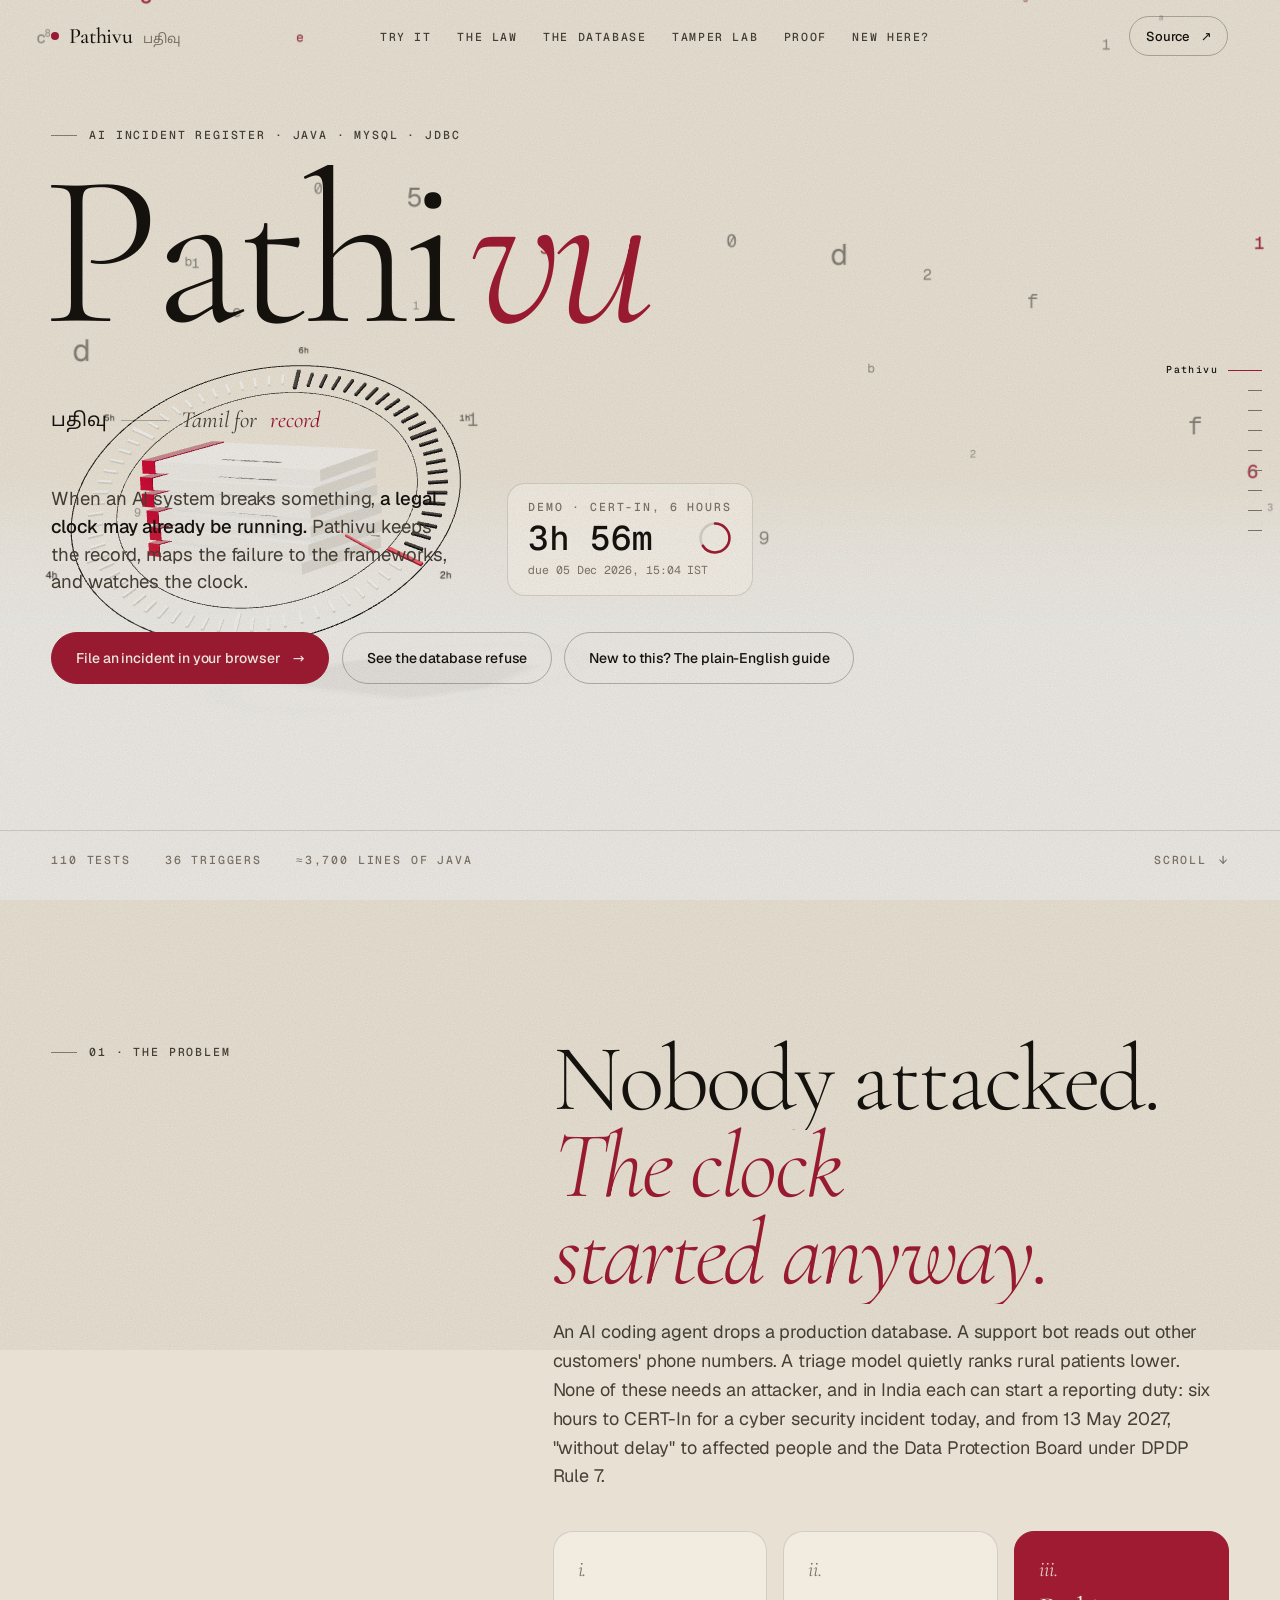
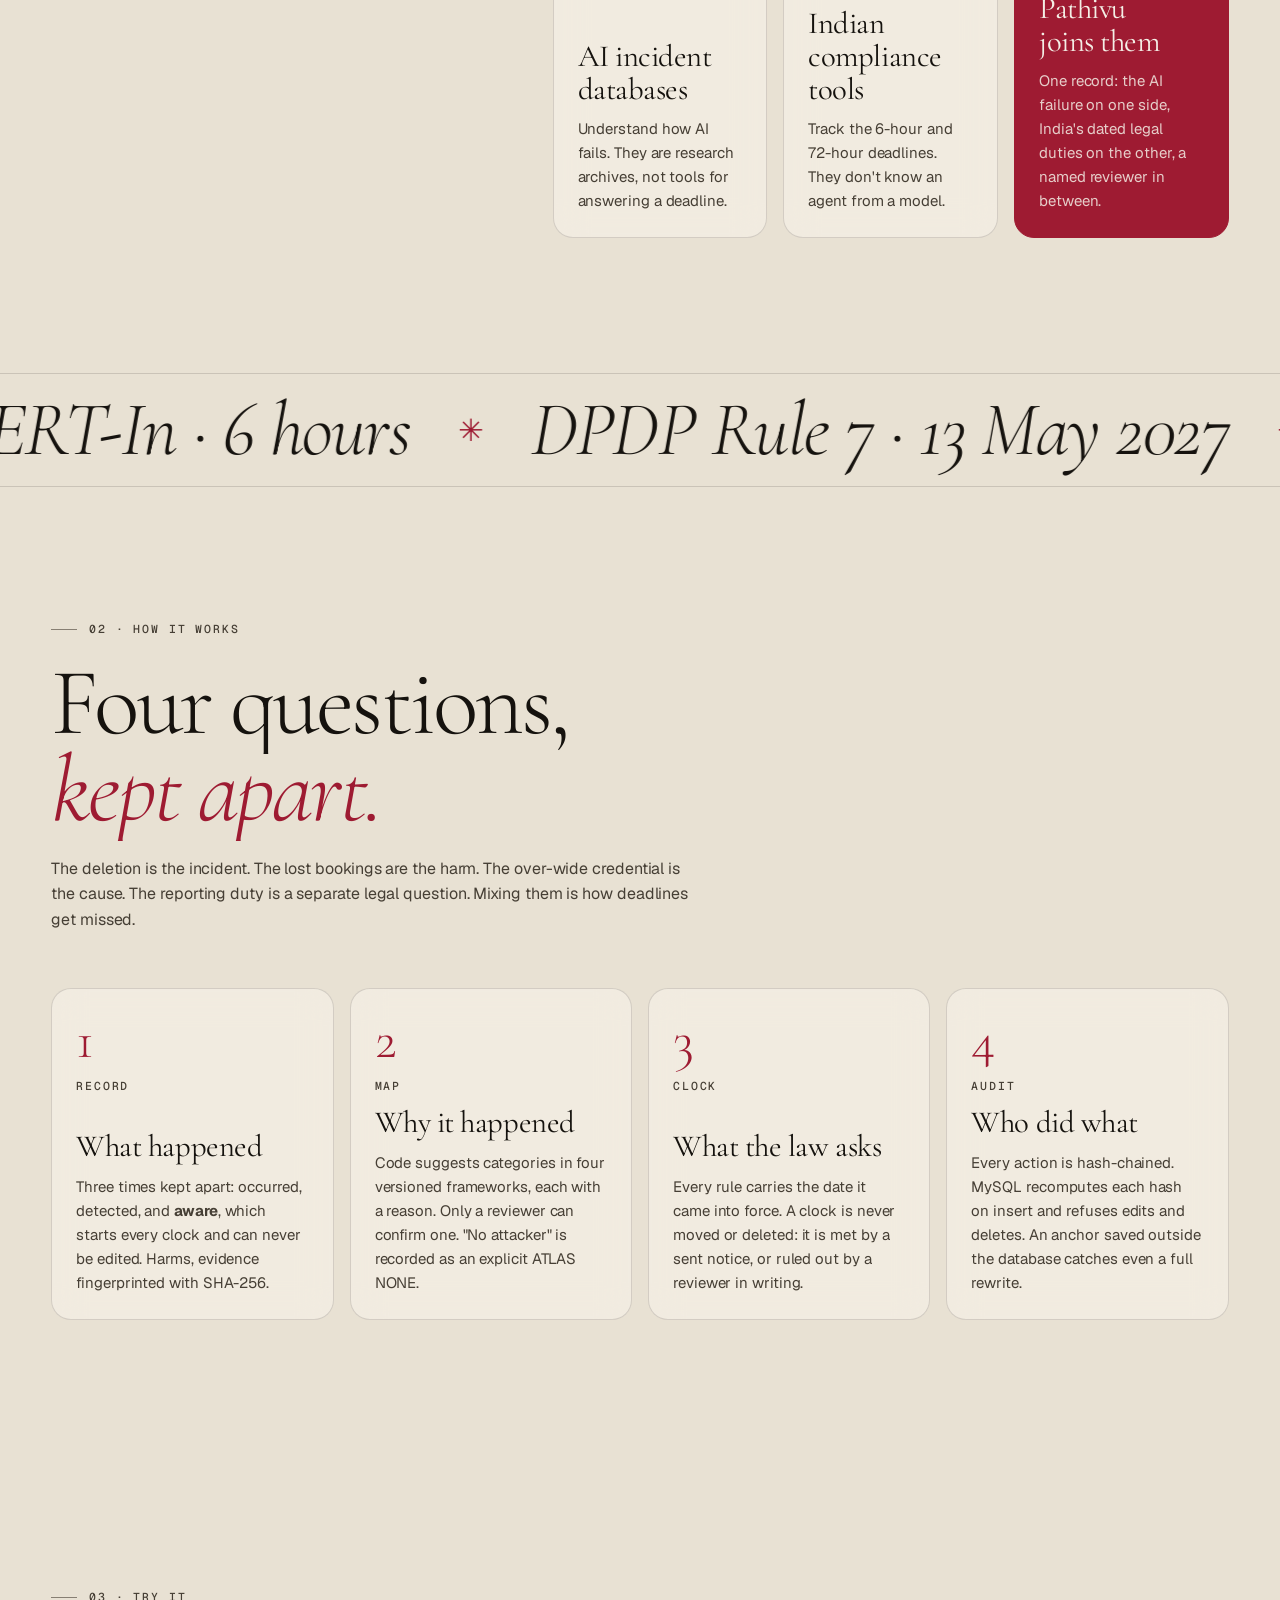
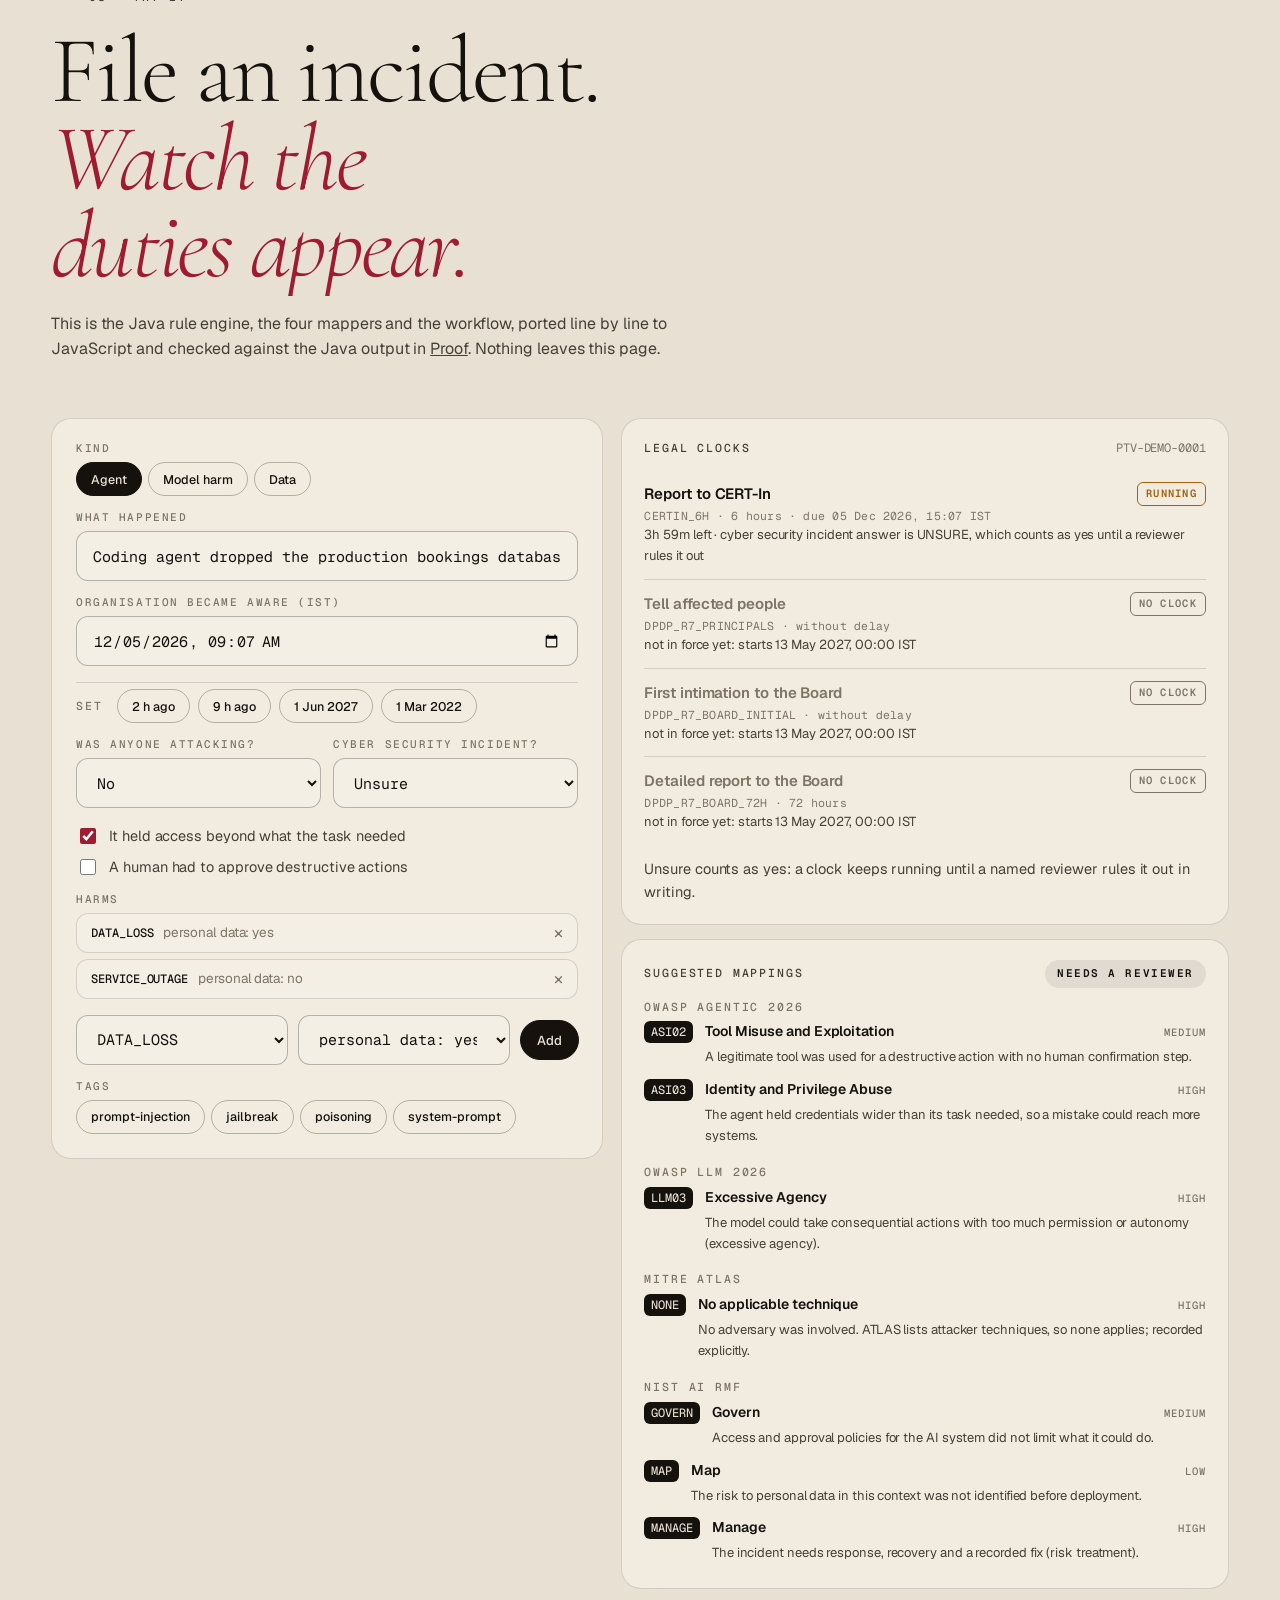
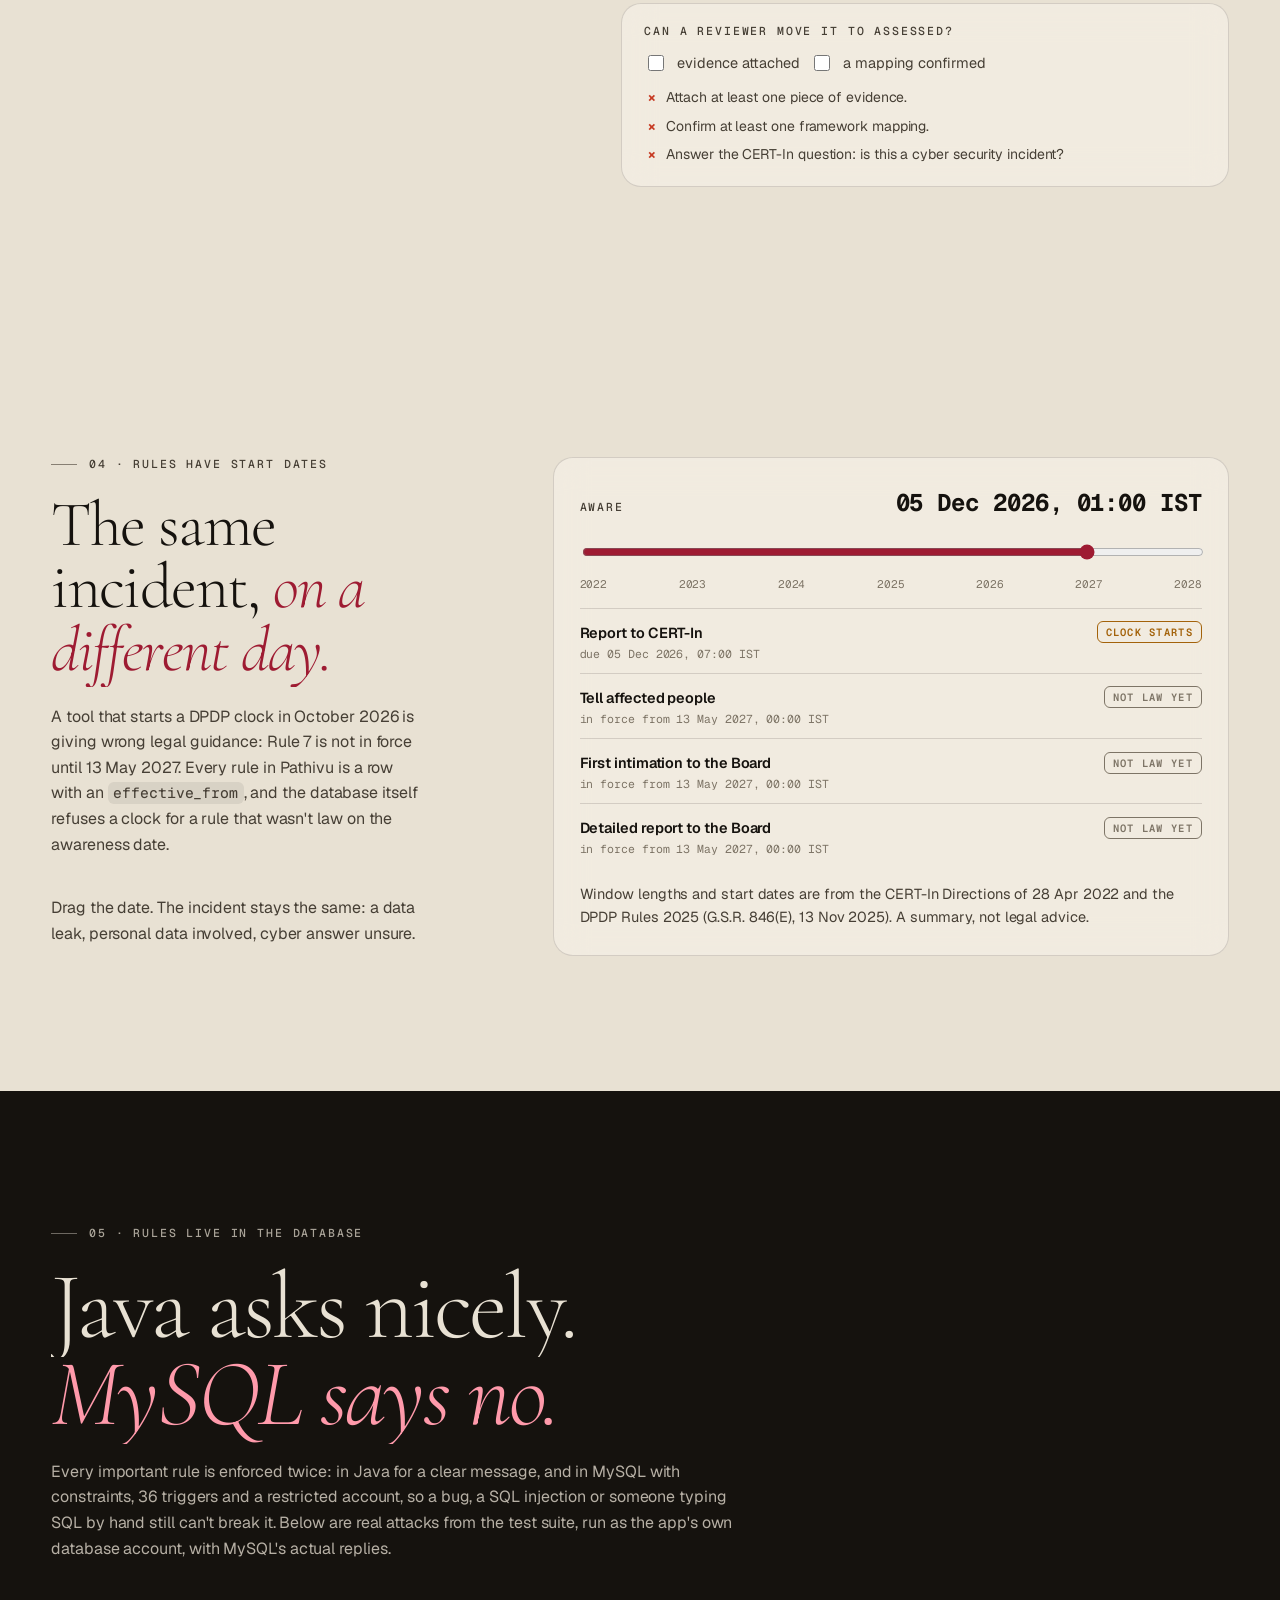
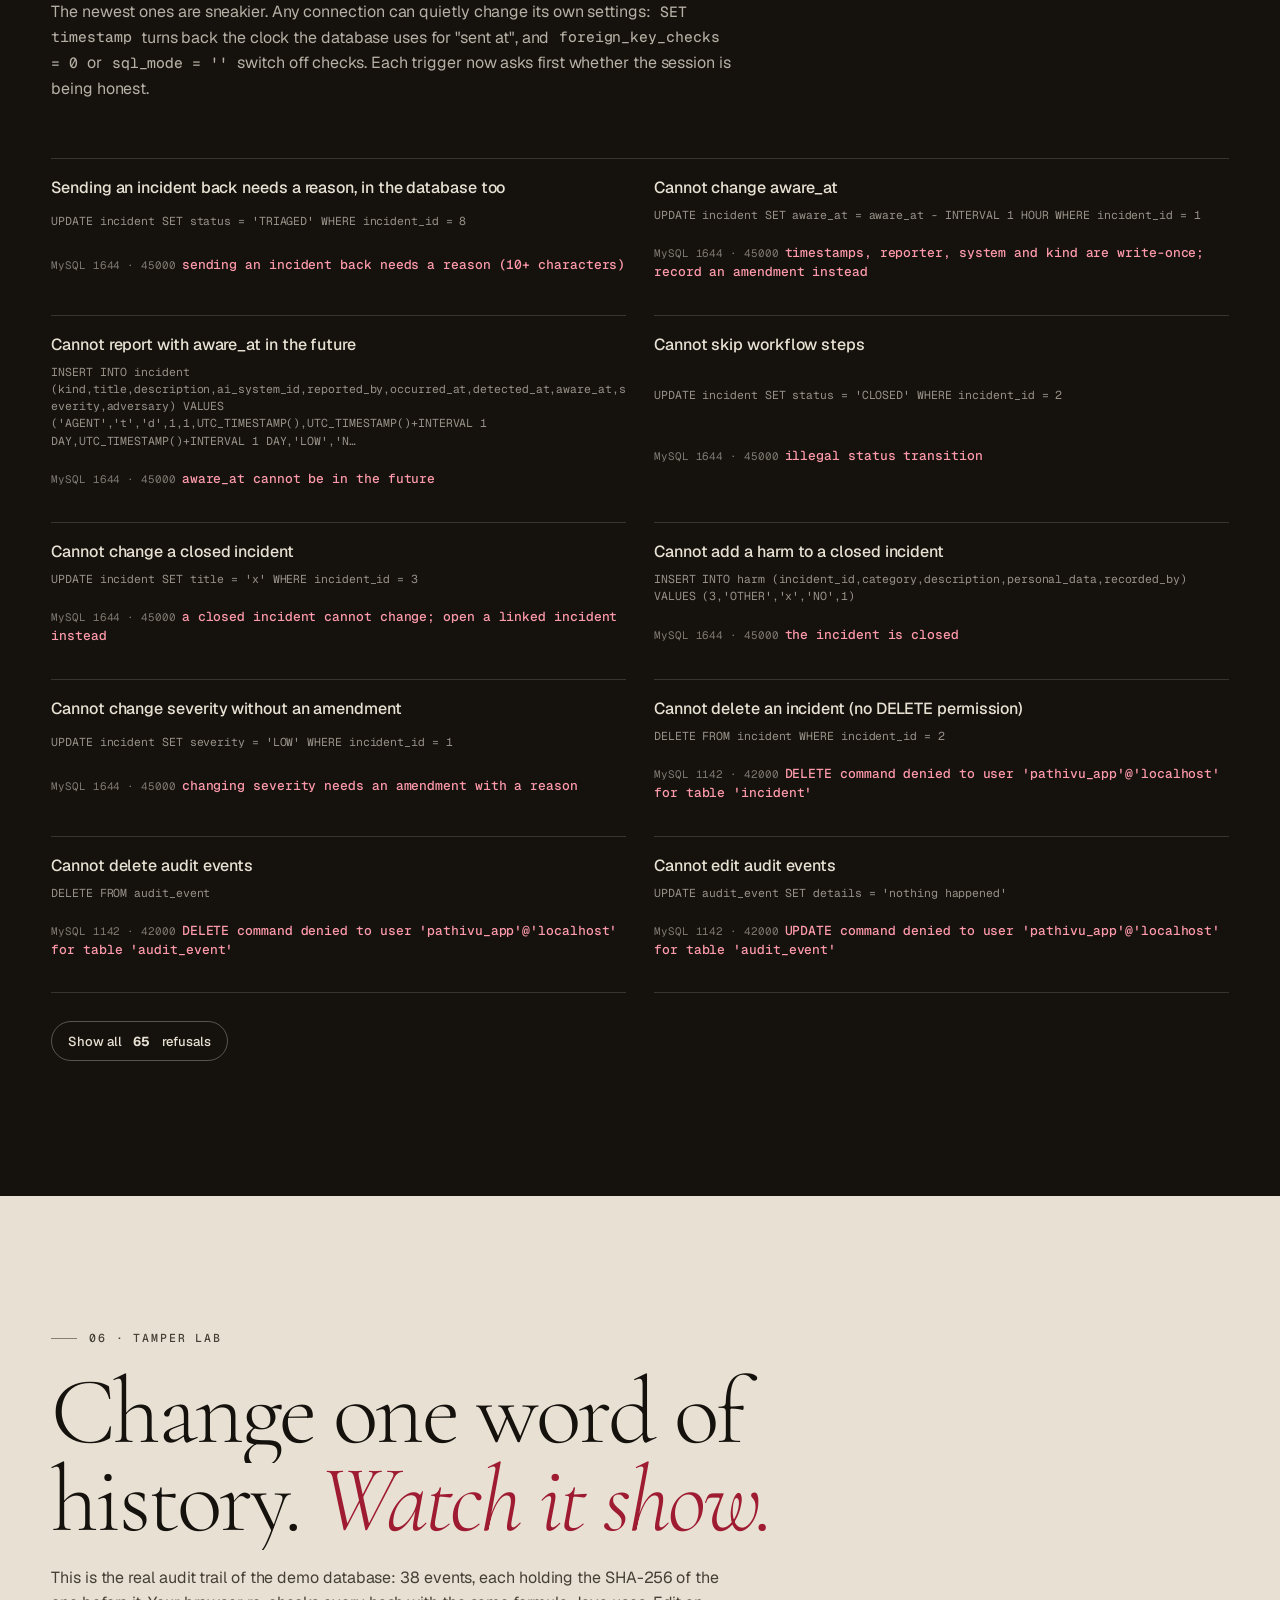
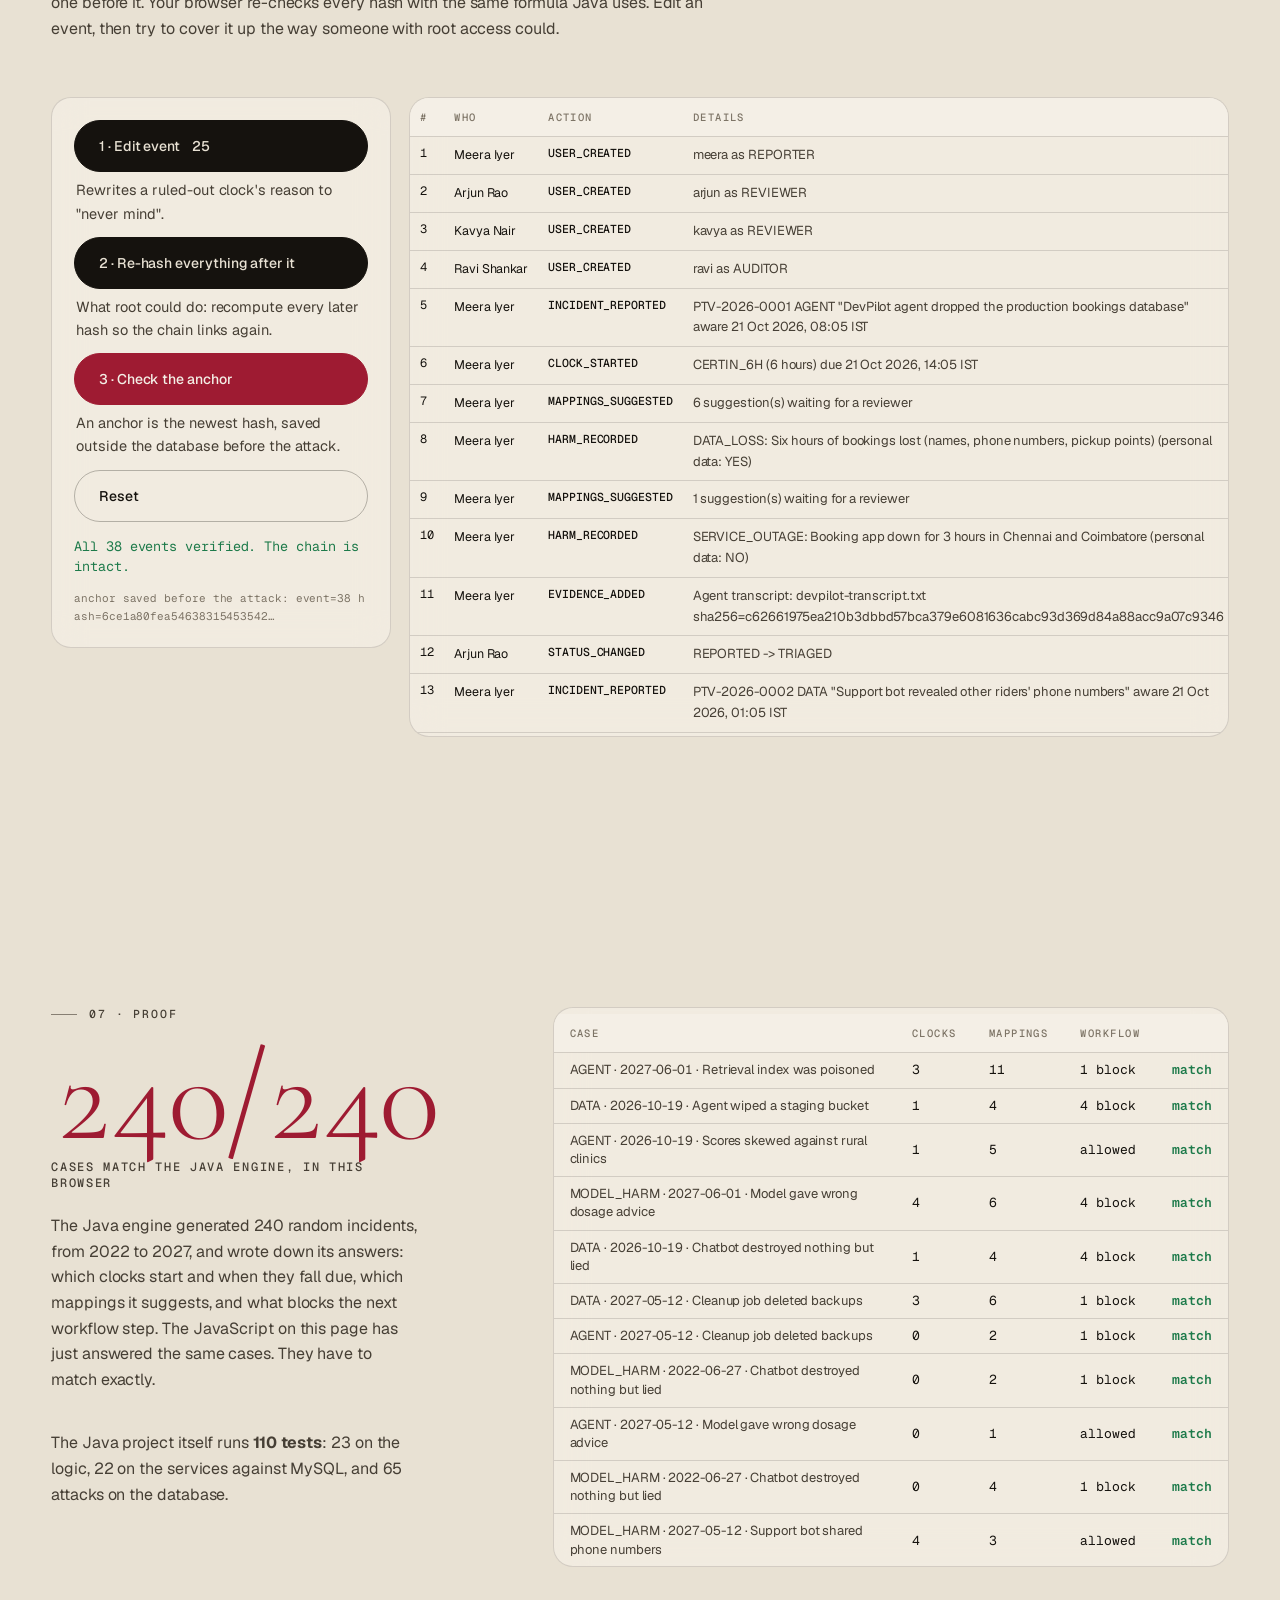
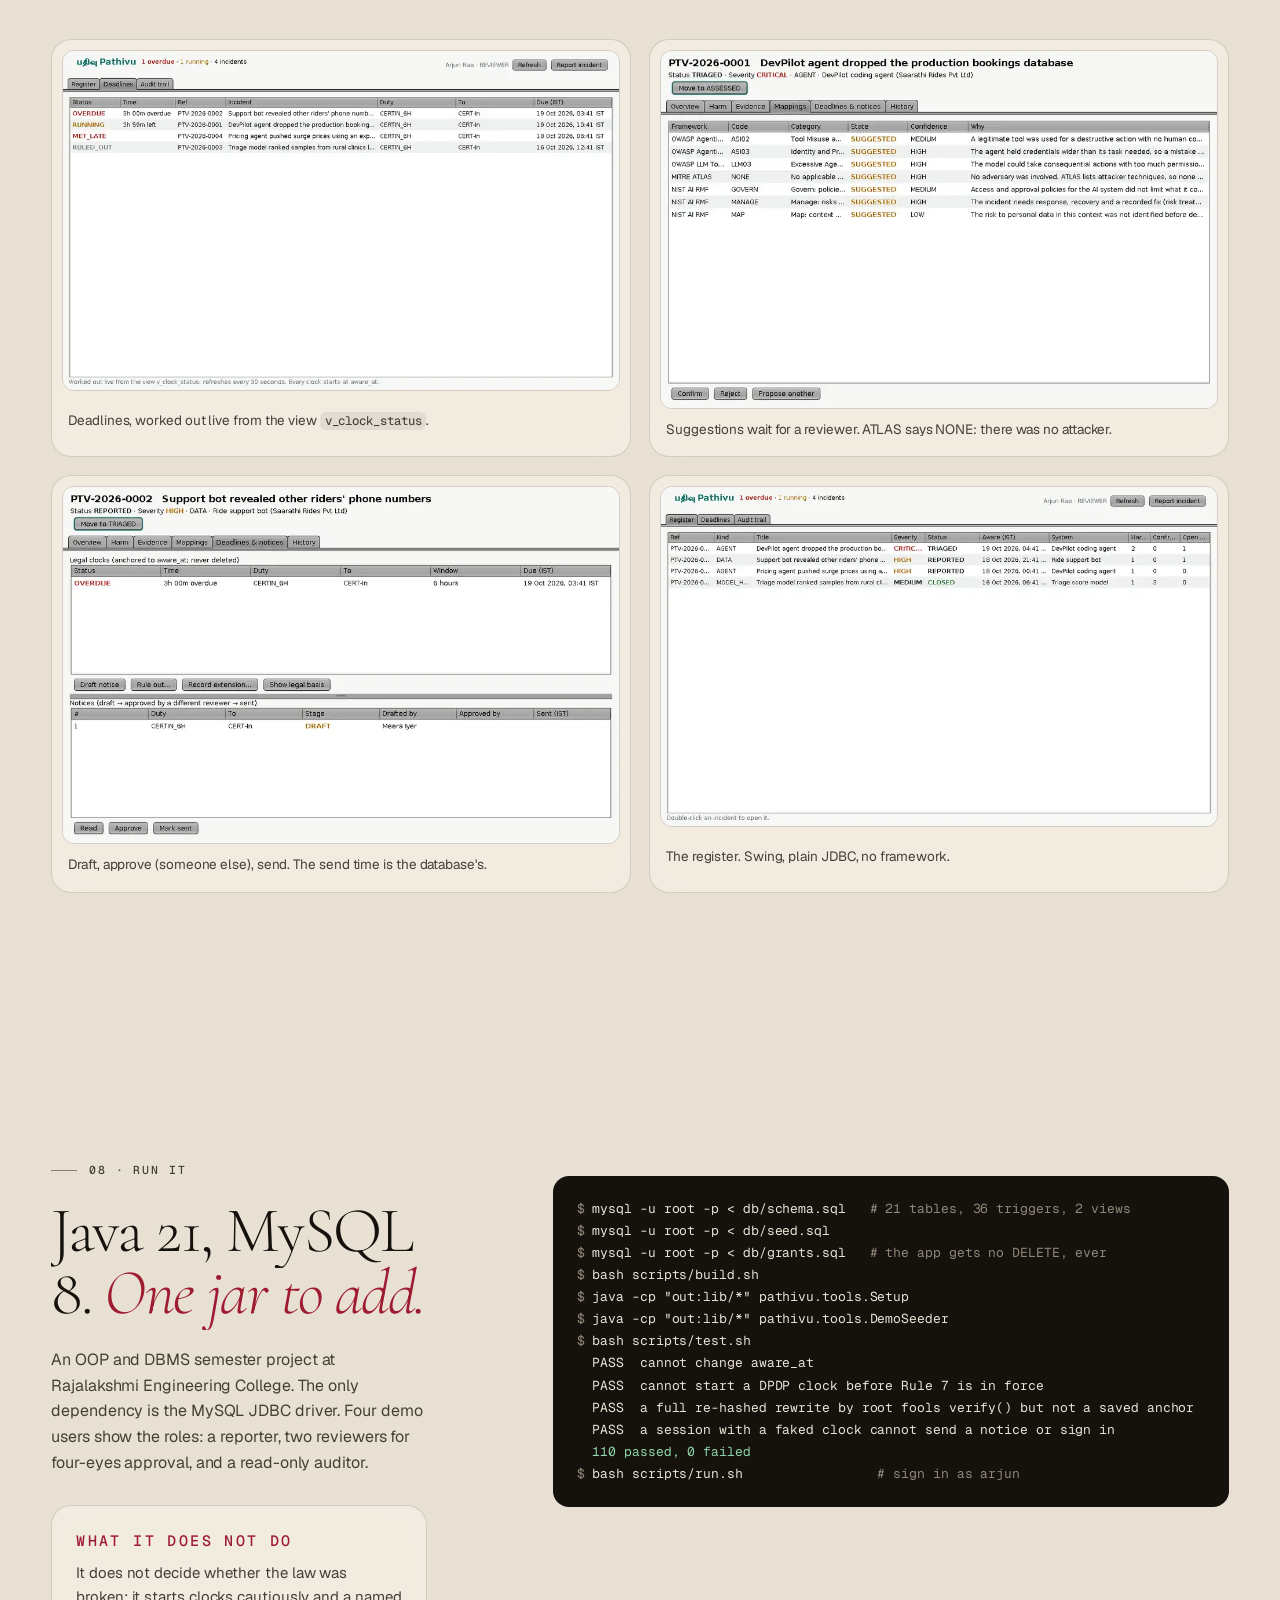
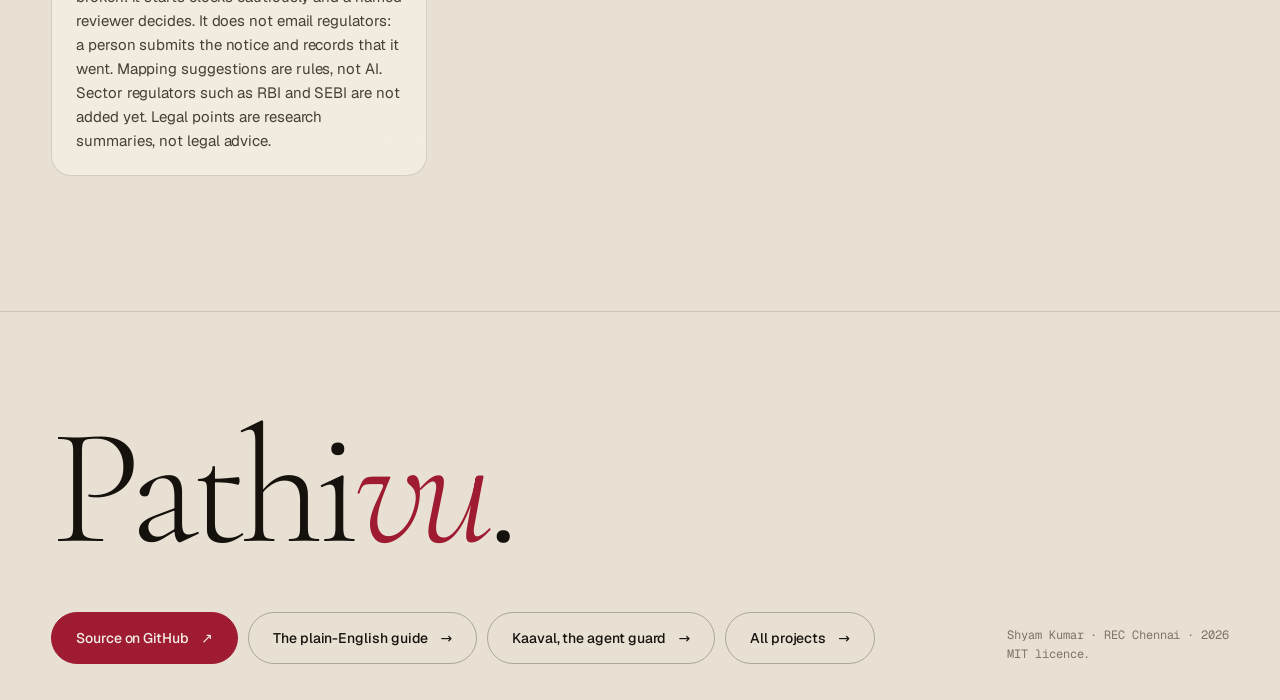
<file: docs/index.html>
<!doctype html>
<html lang="en">
<head>
<meta charset="utf-8">
<meta name="viewport" content="width=device-width, initial-scale=1">
<title>Pathivu · the AI incident register that watches the legal clock</title>
<meta name="description" content="Pathivu (பதிவு, Tamil for record) is a Java and MySQL incident register for AI failures. It maps each incident to OWASP, MITRE ATLAS and NIST, and runs India's reporting deadlines from the moment the organisation became aware. Try the rule engine live in your browser.">
<meta name="theme-color" content="#e8e1d3">
<meta property="og:title" content="Pathivu · the AI incident register that watches the legal clock">
<meta property="og:description" content="When an AI system breaks something, a legal clock may already be running. Java, MySQL, 36 triggers, 110 tests. By Shyam Kumar.">
<meta property="og:image" content="https://shyamvasansathiskumar-ux.github.io/pathivu/og.jpg">
<meta property="og:url" content="https://shyamvasansathiskumar-ux.github.io/pathivu/">
<meta property="og:type" content="website">
<meta name="twitter:card" content="summary_large_image">
<link rel="canonical" href="https://shyamvasansathiskumar-ux.github.io/pathivu/">
<link rel="icon" href="data:image/svg+xml,%3Csvg xmlns='http://www.w3.org/2000/svg' viewBox='0 0 64 64'%3E%3Crect width='64' height='64' rx='14' fill='%23e8e1d3'/%3E%3Crect x='17' y='14' width='30' height='36' rx='4' fill='%239e1b32'/%3E%3Crect x='23' y='22' width='18' height='3' fill='%23f4efe6'/%3E%3Crect x='23' y='29' width='18' height='3' fill='%23f4efe6'/%3E%3Crect x='23' y='36' width='11' height='3' fill='%23f4efe6'/%3E%3C/svg%3E">
<link rel="preload" href="cormorant.woff2" as="font" type="font/woff2" crossorigin>
<link rel="preload" href="geist.woff2" as="font" type="font/woff2" crossorigin>
<link rel="stylesheet" href="base.css">
<link rel="stylesheet" href="site.css">
<script>document.documentElement.classList.add("js")</script>
<script type="importmap">{ "imports": { "three": "./three.module.min.js" } }</script>
</head>
<body>
<div class="loader" aria-hidden="true">
  <div class="who"><span class="label bare">Pathivu · பதிவு</span><span class="label bare">Shyam Kumar</span></div>
  <div class="mid"><div class="bar"><i></i></div><div class="meta"><span class="label bare">Loading</span><span class="label bare pct"><b>00</b>%</span></div></div>
</div>
<canvas id="world" aria-hidden="true"></canvas>
<ol class="rail" aria-label="Chapters"></ol>

<header class="nav">
  <div class="wrap">
    <a class="brand" href="#top"><span class="dot"></span>Pathivu <span class="tamil">பதிவு</span></a>
    <ul>
      <li><a href="#try">Try it</a></li>
      <li><a href="#law">The law</a></li>
      <li><a href="#refused">The database</a></li>
      <li><a href="#tamper">Tamper lab</a></li>
      <li><a href="#proof">Proof</a></li>
      <li><a href="learn.html">New here?</a></li>
    </ul>
    <a class="btn sm ghost" href="https://github.com/shyamvasansathiskumar-ux/pathivu" target="_blank" rel="noopener">Source <span class="arr">↗</span></a>
  </div>
</header>

<main id="top">
  <!-- 00 · hero -->
  <section class="hero" id="hero" data-stage="0" data-chapter="Pathivu">
    <div class="wrap hero-in">
      <p class="label" data-intro>AI incident register · Java · MySQL · JDBC</p>
      <h1 class="display hero-title" data-intro-split>Pathi<em>vu</em></h1>
      <p class="hero-tamil" data-intro><span class="tamil">பதிவு</span> <span class="sep"></span> Tamil for <em>record</em></p>
      <div class="hero-foot">
        <p class="lede" data-intro>When an AI system breaks something, <strong>a legal clock may already be running.</strong> Pathivu keeps the record, maps the failure to the frameworks, and watches the clock.</p>
        <div class="hero-code card clockcard" data-intro aria-live="off">
          <span class="label bare">Demo · CERT-In, 6 hours</span>
          <b class="code" id="heroLeft">–h ––m</b>
          <svg class="ring" viewBox="0 0 40 40" aria-hidden="true"><circle cx="20" cy="20" r="17"/><circle class="arc" id="heroArc" cx="20" cy="20" r="17"/></svg>
          <span class="secs mono" id="heroDue">due –</span>
        </div>
      </div>
      <div class="hero-cta" data-intro>
        <a class="btn acc" href="#try">File an incident in your browser <span class="arr">→</span></a>
        <a class="btn ghost" href="#refused">See the database refuse</a>
        <a class="btn ghost" href="learn.html">New to this? The plain-English guide</a>
      </div>
    </div>
    <div class="wrap hero-meta" data-intro>
      <span class="label bare">110 tests</span><span class="label bare">36 triggers</span><span class="label bare">≈3,700 lines of Java</span><span class="label bare scroll-cue">Scroll</span>
    </div>
  </section>

  <!-- 01 · problem -->
  <section id="problem" data-stage="1" data-chapter="The problem">
    <div class="wrap grid">
      <div class="col-l">
        <p class="label" data-scramble>01 · The problem</p>
      </div>
      <div class="col-r stack">
        <h2 class="h1" data-split>Nobody attacked. <em>The clock started anyway.</em></h2>
        <p class="body big" data-rise>An AI coding agent drops a production database. A support bot reads out other customers' phone numbers. A triage model quietly ranks rural patients lower. None of these needs an attacker, and in India each can start a reporting duty: six hours to CERT-In for a cyber security incident today, and from 13 May 2027, "without delay" to affected people and the Data Protection Board under DPDP Rule 7.</p>
        <div class="trio" data-stagger>
          <div class="card t"><span class="n">i.</span><h3 class="h3">AI incident databases</h3><p>Understand how AI fails. They are research archives, not tools for answering a deadline.</p></div>
          <div class="card t"><span class="n">ii.</span><h3 class="h3">Indian compliance tools</h3><p>Track the 6-hour and 72-hour deadlines. They don't know an agent from a model.</p></div>
          <div class="card t acc"><span class="n">iii.</span><h3 class="h3">Pathivu joins them</h3><p>One record: the AI failure on one side, India's dated legal duties on the other, a named reviewer in between.</p></div>
        </div>
      </div>
    </div>
  </section>

  <div class="marquee" aria-hidden="true"><div class="track" data-speed="44"><span>CERT-In · 6 hours</span><span>DPDP Rule 7 · 13 May 2027</span><span>OWASP Agentic 2026</span><span>OWASP LLM 2026</span><span>MITRE ATLAS</span><span>NIST AI RMF</span><span>SHA-256 chain</span></div></div>

  <!-- 02 · four layers -->
  <section id="layers" data-stage="2" data-chapter="Four layers">
    <div class="wrap">
      <div class="sec-head">
        <p class="label" data-scramble>02 · How it works</p>
        <h2 class="h1" data-split>Four questions, <em>kept apart.</em></h2>
        <p class="body" data-rise>The deletion is the incident. The lost bookings are the harm. The over-wide credential is the cause. The reporting duty is a separate legal question. Mixing them is how deadlines get missed.</p>
      </div>
      <div class="layers" data-stagger>
        <article class="card layer"><span class="num">1</span><span class="label bare">Record</span><h3 class="h3">What happened</h3><p>Three times kept apart: occurred, detected, and <b>aware</b>, which starts every clock and can never be edited. Harms, evidence fingerprinted with SHA-256.</p></article>
        <article class="card layer"><span class="num">2</span><span class="label bare">Map</span><h3 class="h3">Why it happened</h3><p>Code suggests categories in four versioned frameworks, each with a reason. Only a reviewer can confirm one. "No attacker" is recorded as an explicit ATLAS NONE.</p></article>
        <article class="card layer"><span class="num">3</span><span class="label bare">Clock</span><h3 class="h3">What the law asks</h3><p>Every rule carries the date it came into force. A clock is never moved or deleted: it is met by a sent notice, or ruled out by a reviewer in writing.</p></article>
        <article class="card layer"><span class="num">4</span><span class="label bare">Audit</span><h3 class="h3">Who did what</h3><p>Every action is hash-chained. MySQL recomputes each hash on insert and refuses edits and deletes. An anchor saved outside the database catches even a full rewrite.</p></article>
      </div>
    </div>
  </section>

  <!-- 03 · try it -->
  <section id="try" data-stage="3" data-chapter="Try it">
    <div class="wrap">
      <div class="sec-head">
        <p class="label" data-scramble>03 · Try it</p>
        <h2 class="h1" data-split>File an incident. <em>Watch the duties appear.</em></h2>
        <p class="body" data-rise>This is the Java rule engine, the four mappers and the workflow, ported line by line to JavaScript and checked against the Java output in <a href="#proof">Proof</a>. Nothing leaves this page.</p>
      </div>
      <div class="sim">
        <form class="tool card" id="simForm" data-rise autocomplete="off">
          <div class="field"><span>Kind</span>
            <div class="seg" id="kind" role="radiogroup">
              <button type="button" class="chip on" data-v="AGENT" role="radio" aria-checked="true">Agent</button>
              <button type="button" class="chip" data-v="MODEL_HARM" role="radio" aria-checked="false">Model harm</button>
              <button type="button" class="chip" data-v="DATA" role="radio" aria-checked="false">Data</button>
            </div>
          </div>
          <label class="field"><span>What happened</span><input class="input" id="title" value="Coding agent dropped the production bookings database"></label>
          <div class="field"><span>Organisation became aware (IST)</span>
            <input class="input" id="aware" type="datetime-local">
            <div class="presets"><span class="label bare">Set</span>
              <button type="button" class="chip" data-ago="120">2 h ago</button>
              <button type="button" class="chip" data-ago="540">9 h ago</button>
              <button type="button" class="chip" data-at="2027-06-01T10:00">1 Jun 2027</button>
              <button type="button" class="chip" data-at="2022-03-01T10:00">1 Mar 2022</button>
            </div>
          </div>
          <div class="two">
            <label class="field"><span>Was anyone attacking?</span><select class="input" id="adversary"><option value="NONE">No</option><option value="SUSPECTED">Suspected</option><option value="CONFIRMED">Confirmed</option></select></label>
            <label class="field"><span>Cyber security incident?</span><select class="input" id="cyber"><option value="UNSURE">Unsure</option><option value="YES">Yes</option><option value="NO">No</option></select></label>
          </div>
          <div class="kindbox" data-kind="AGENT">
            <label class="check"><input type="checkbox" id="cred" checked> It held access beyond what the task needed</label>
            <label class="check"><input type="checkbox" id="confirm"> A human had to approve destructive actions</label>
          </div>
          <div class="kindbox" data-kind="MODEL_HARM" hidden>
            <label class="field"><span>Output type</span><select class="input" id="output"><option>MISINFORMATION</option><option>BIASED_DECISION</option><option>HARMFUL_CONTENT</option><option>OTHER</option></select></label>
          </div>
          <div class="kindbox" data-kind="DATA" hidden>
            <label class="field"><span>Records affected</span><input class="input" id="records" type="number" min="0" value="37"></label>
          </div>
          <div class="field"><span>Harms</span>
            <ul class="harms" id="harms"></ul>
            <div class="row gap harm-add">
              <select class="input" id="hcat"><option>DATA_LOSS</option><option>DATA_EXPOSURE</option><option>SERVICE_OUTAGE</option><option>FINANCIAL</option><option>DISCRIMINATION</option><option>SAFETY</option><option>REPUTATION</option><option>OTHER</option></select>
              <select class="input" id="hpd" aria-label="Personal data involved?"><option value="YES">personal data: yes</option><option value="UNSURE">personal data: unsure</option><option value="NO">personal data: no</option></select>
              <button type="button" class="btn sm" id="addHarm">Add</button>
            </div>
          </div>
          <div class="field"><span>Tags</span>
            <div class="seg wrapchips" id="tags">
              <button type="button" class="chip" data-v="prompt-injection" aria-pressed="false">prompt-injection</button>
              <button type="button" class="chip" data-v="jailbreak" aria-pressed="false">jailbreak</button>
              <button type="button" class="chip" data-v="poisoning" aria-pressed="false">poisoning</button>
              <button type="button" class="chip" data-v="system-prompt" aria-pressed="false">system-prompt</button>
            </div>
          </div>
        </form>

        <div class="out" data-rise>
          <div class="card outcard">
            <div class="outhead"><span class="label bare">Legal clocks</span><span class="mono small" id="refcode">PTV-DEMO-0001</span></div>
            <ul class="clocks" id="clocks" aria-live="polite"></ul>
            <p class="fine">Unsure counts as yes: a clock keeps running until a named reviewer rules it out in writing.</p>
          </div>
          <div class="card outcard">
            <div class="outhead"><span class="label bare">Suggested mappings</span><span class="pill ask">needs a reviewer</span></div>
            <div class="maps" id="maps"></div>
          </div>
          <div class="card outcard">
            <div class="outhead"><span class="label bare">Can a reviewer move it to Assessed?</span></div>
            <div class="row gap toggles">
              <label class="check"><input type="checkbox" id="fEvidence"> evidence attached</label>
              <label class="check"><input type="checkbox" id="fConfirmed"> a mapping confirmed</label>
            </div>
            <ul class="blockers" id="blockers"></ul>
          </div>
        </div>
      </div>
    </div>
  </section>

  <!-- 04 · the law has dates -->
  <section id="law" data-stage="4" data-chapter="The law">
    <div class="wrap grid">
      <div class="col-l stack">
        <p class="label" data-scramble>04 · Rules have start dates</p>
        <h2 class="h2" data-split>The same incident, <em>on a different day.</em></h2>
        <p class="body" data-rise>A tool that starts a DPDP clock in October 2026 is giving wrong legal guidance: Rule 7 is not in force until 13 May 2027. Every rule in Pathivu is a row with an <code>effective_from</code>, and the database itself refuses a clock for a rule that wasn't law on the awareness date.</p>
        <p class="body" data-rise>Drag the date. The incident stays the same: a data leak, personal data involved, cyber answer unsure.</p>
      </div>
      <div class="col-r">
        <div class="tool card timecard" data-rise>
          <div class="when"><span class="label bare">Aware</span><b class="mono" id="tmWhen">–</b></div>
          <input type="range" id="tm" min="0" max="1000" value="600" aria-label="Awareness date">
          <div class="ticks mono"><span>2022</span><span>2023</span><span>2024</span><span>2025</span><span>2026</span><span>2027</span><span>2028</span></div>
          <ul class="tmrules" id="tmRules"></ul>
          <p class="fine">Window lengths and start dates are from the CERT-In Directions of 28 Apr 2022 and the DPDP Rules 2025 (G.S.R. 846(E), 13 Nov 2025). A summary, not legal advice.</p>
        </div>
      </div>
    </div>
  </section>

  <!-- 05 · refused -->
  <section id="refused" class="ink-band" data-stage="5" data-chapter="The database">
    <div class="wrap">
      <div class="sec-head">
        <p class="label" data-scramble>05 · Rules live in the database</p>
        <h2 class="h1" data-split>Java asks nicely. <em>MySQL says no.</em></h2>
        <p class="body" data-rise>Every important rule is enforced twice: in Java for a clear message, and in MySQL with constraints, 36 triggers and a restricted account, so a bug, a SQL injection or someone typing SQL by hand still can't break it. Below are real attacks from the test suite, run as the app's own database account, with MySQL's actual replies.</p>
        <p class="body" data-rise>The newest ones are sneakier. Any connection can quietly change its own settings: <code>SET timestamp</code> turns back the clock the database uses for "sent at", and <code>foreign_key_checks = 0</code> or <code>sql_mode = ''</code> switch off checks. Each trigger now asks first whether the session is being honest.</p>
      </div>
      <div class="refusals" id="refusals" data-rise></div>
      <button type="button" class="btn ghost sm more" id="refusalsMore" hidden>Show all <b>–</b> refusals</button>
    </div>
  </section>

  <!-- 06 · tamper lab -->
  <section id="tamper" data-stage="6" data-chapter="Tamper lab">
    <div class="wrap">
      <div class="sec-head">
        <p class="label" data-scramble>06 · Tamper lab</p>
        <h2 class="h1" data-split>Change one word of history. <em>Watch it show.</em></h2>
        <p class="body" data-rise>This is the real audit trail of the demo database: <span id="evCount">–</span> events, each holding the SHA-256 of the one before it. Your browser re-checks every hash with the same formula Java uses. Edit an event, then try to cover it up the way someone with root access could.</p>
      </div>
      <div class="lab">
        <div class="tool card labctl" data-rise>
          <ol class="steps">
            <li><button class="btn" id="tEdit">1 · Edit event <span id="tEditId">25</span></button><p class="fine">Rewrites a ruled-out clock's reason to "never mind".</p></li>
            <li><button class="btn" id="tRehash">2 · Re-hash everything after it</button><p class="fine">What root could do: recompute every later hash so the chain links again.</p></li>
            <li><button class="btn acc" id="tAnchor">3 · Check the anchor</button><p class="fine">An anchor is the newest hash, saved outside the database before the attack.</p></li>
            <li><button class="btn ghost" id="tReset">Reset</button></li>
          </ol>
          <p class="msg" id="tMsg" aria-live="polite">Chain not checked yet.</p>
          <div class="anchor mono" id="tAnchorText"></div>
        </div>
        <div class="chain card" data-rise>
          <table>
            <thead><tr><th>#</th><th>Who</th><th>Action</th><th>Details</th><th>Hash</th><th></th></tr></thead>
            <tbody id="chainRows"></tbody>
          </table>
        </div>
      </div>
    </div>
  </section>

  <!-- 07 · proof -->
  <section id="proof" data-stage="7" data-chapter="Proof">
    <div class="wrap grid">
      <div class="col-l stack">
        <p class="label" data-scramble>07 · Proof</p>
        <div class="tally"><b id="passed">–</b><span id="tallytext">cases checked in this browser</span></div>
        <p class="body" data-rise>The Java engine generated <span id="caseCount">240</span> random incidents, from 2022 to 2027, and wrote down its answers: which clocks start and when they fall due, which mappings it suggests, and what blocks the next workflow step. The JavaScript on this page has just answered the same cases. They have to match exactly.</p>
        <p class="body" data-rise>The Java project itself runs <b>110 tests</b>: 23 on the logic, 22 on the services against MySQL, and 65 attacks on the database.</p>
      </div>
      <div class="col-r">
        <div class="vectors card" data-rise>
          <table>
            <thead><tr><th>Case</th><th>Clocks</th><th>Mappings</th><th>Workflow</th><th></th></tr></thead>
            <tbody id="rows"></tbody>
          </table>
        </div>
      </div>
    </div>
    <div class="wrap shots" data-stagger>
      <figure class="card"><img src="shot-deadlines.webp" alt="Deadlines screen: one CERT-In clock overdue, one running with about four hours left, one met late, one ruled out" loading="lazy" width="960" height="585"><figcaption>Deadlines, worked out live from the view <code>v_clock_status</code>.</figcaption></figure>
      <figure class="card"><img src="shot-incident1-tab3.webp" alt="Mappings tab of an agent incident: seven suggestions across four frameworks, each with a reason" loading="lazy" width="960" height="615"><figcaption>Suggestions wait for a reviewer. ATLAS says NONE: there was no attacker.</figcaption></figure>
      <figure class="card"><img src="shot-incident2-tab4.webp" alt="Deadlines and notices tab: an overdue CERT-In clock and a draft notice waiting for approval" loading="lazy" width="960" height="615"><figcaption>Draft, approve (someone else), send. The send time is the database's.</figcaption></figure>
      <figure class="card"><img src="shot-register.webp" alt="The register: four demo incidents with severity and status" loading="lazy" width="960" height="585"><figcaption>The register. Swing, plain JDBC, no framework.</figcaption></figure>
    </div>
  </section>

  <!-- 08 · run it -->
  <section id="run" data-stage="8" data-chapter="Run it">
    <div class="wrap grid">
      <div class="col-l stack">
        <p class="label" data-scramble>08 · Run it</p>
        <h2 class="h2" data-split>Java 21, MySQL 8. <em>One jar to add.</em></h2>
        <p class="body" data-rise>An OOP and DBMS semester project at Rajalakshmi Engineering College. The only dependency is the MySQL JDBC driver. Four demo users show the roles: a reporter, two reviewers for four-eyes approval, and a read-only auditor.</p>
        <div class="limits card" data-rise>
          <p class="label bare">What it does not do</p>
          <p>It does not decide whether the law was broken: it starts clocks cautiously and a named reviewer decides. It does not email regulators: a person submits the notice and records that it went. Mapping suggestions are rules, not AI. Sector regulators such as RBI and SEBI are not added yet. Legal points are research summaries, not legal advice.</p>
        </div>
      </div>
      <div class="col-r">
<pre class="term" data-rise><span class="dim">$</span> mysql -u root -p &lt; db/schema.sql   <span class="dim"># 21 tables, 36 triggers, 2 views</span>
<span class="dim">$</span> mysql -u root -p &lt; db/seed.sql
<span class="dim">$</span> mysql -u root -p &lt; db/grants.sql   <span class="dim"># the app gets no DELETE, ever</span>
<span class="dim">$</span> bash scripts/build.sh
<span class="dim">$</span> java -cp "out:lib/*" pathivu.tools.Setup
<span class="dim">$</span> java -cp "out:lib/*" pathivu.tools.DemoSeeder
<span class="dim">$</span> bash scripts/test.sh
  PASS  cannot change aware_at
  PASS  cannot start a DPDP clock before Rule 7 is in force
  PASS  a full re-hashed rewrite by root fools verify() but not a saved anchor
  PASS  a session with a faked clock cannot send a notice or sign in
  <span class="ok">110 passed, 0 failed</span>
<span class="dim">$</span> bash scripts/run.sh                 <span class="dim"># sign in as arjun</span></pre>
      </div>
    </div>
  </section>
</main>

<footer>
  <div class="wrap">
    <p class="big">Pathi<em>vu</em>.</p>
    <div class="row">
      <div class="links">
        <a class="btn acc" href="https://github.com/shyamvasansathiskumar-ux/pathivu" target="_blank" rel="noopener">Source on GitHub <span class="arr">↗</span></a>
        <a class="btn ghost" href="learn.html">The plain-English guide <span class="arr">→</span></a>
        <a class="btn ghost" href="https://shyamvasansathiskumar-ux.github.io/kaaval/">Kaaval, the agent guard <span class="arr">→</span></a>
        <a class="btn ghost" href="https://shyamvasansathiskumar-ux.github.io/">All projects <span class="arr">→</span></a>
      </div>
      <small>Shyam Kumar · REC Chennai · 2026<br>MIT licence.</small>
    </div>
  </div>
</footer>

<script src="gsap.min.js"></script>
<script src="ScrollTrigger.min.js"></script>
<script src="SplitText.min.js"></script>
<script src="ScrambleTextPlugin.min.js"></script>
<script src="lenis.min.js"></script>
<script src="motion.js"></script>
<script src="pathivu-core.js"></script>
<script src="app.js"></script>
<script type="module" src="scene.js"></script>
</body>
</html>
</file>
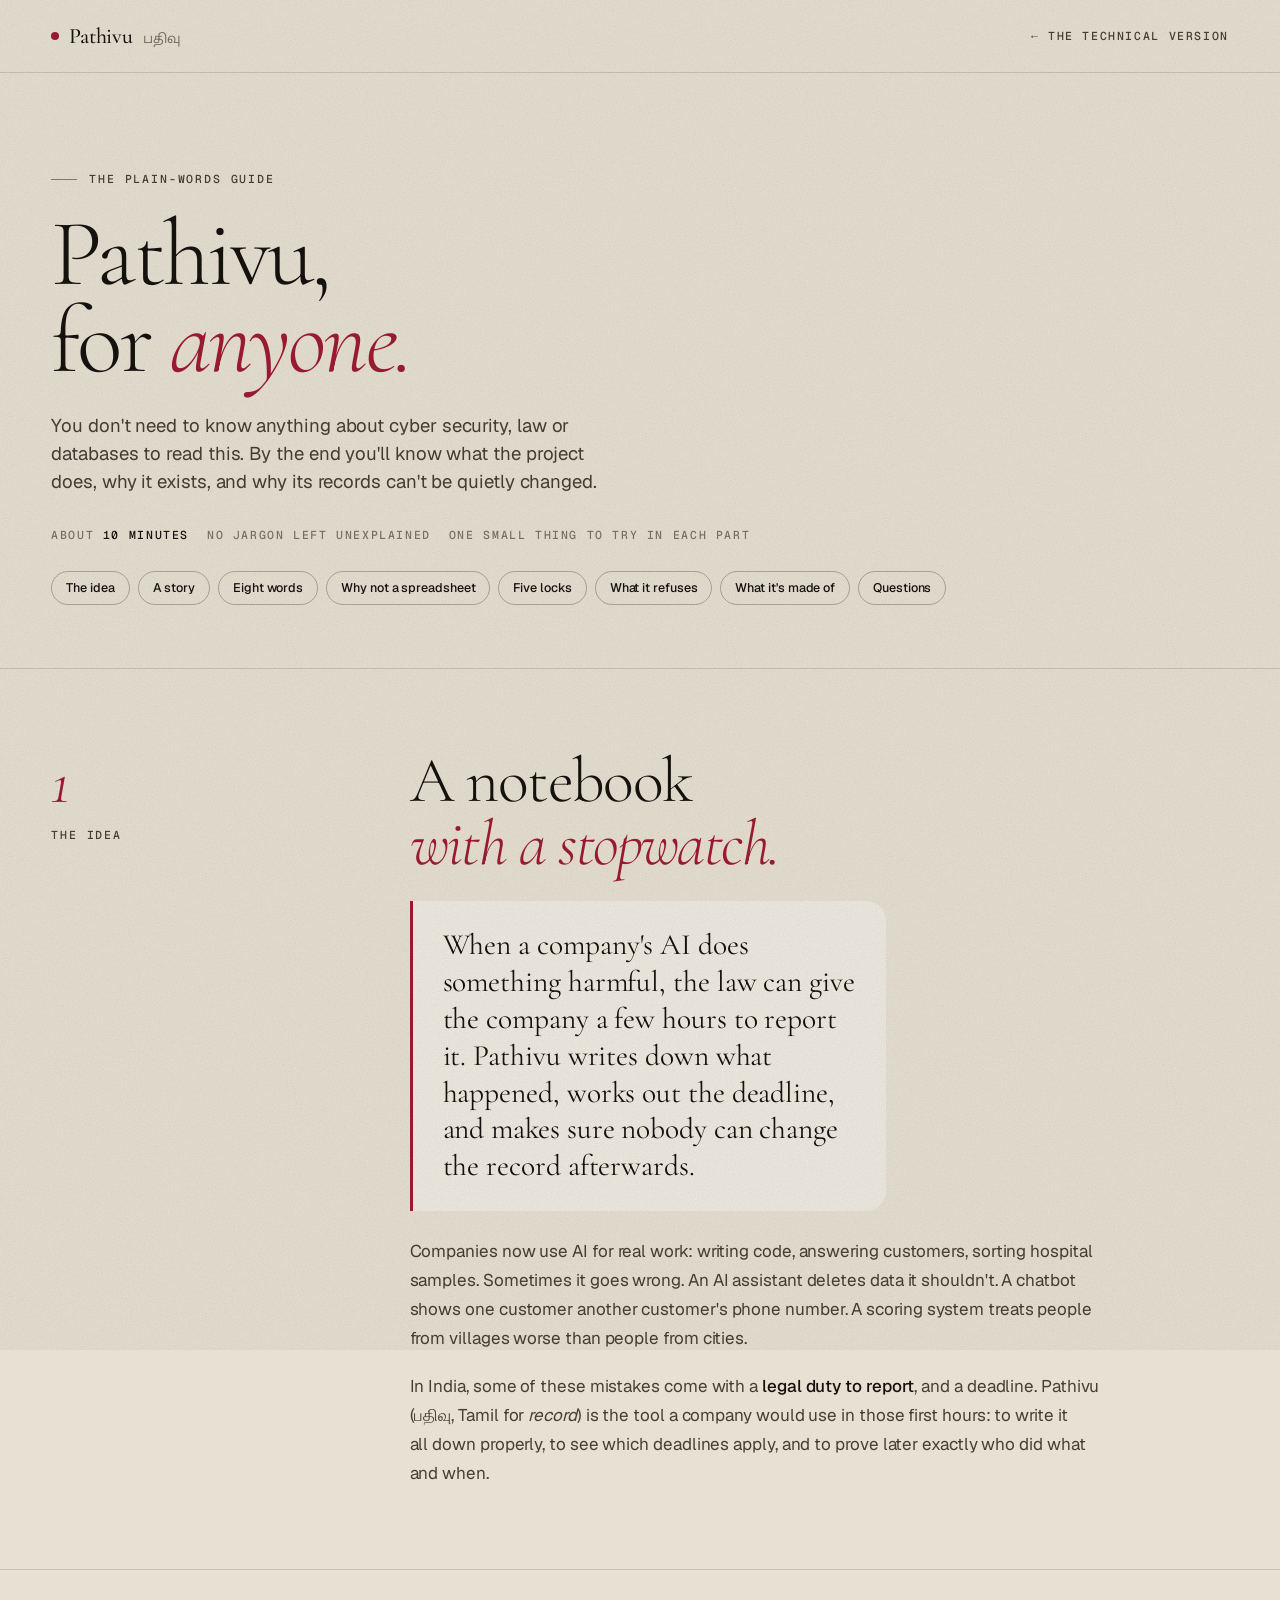
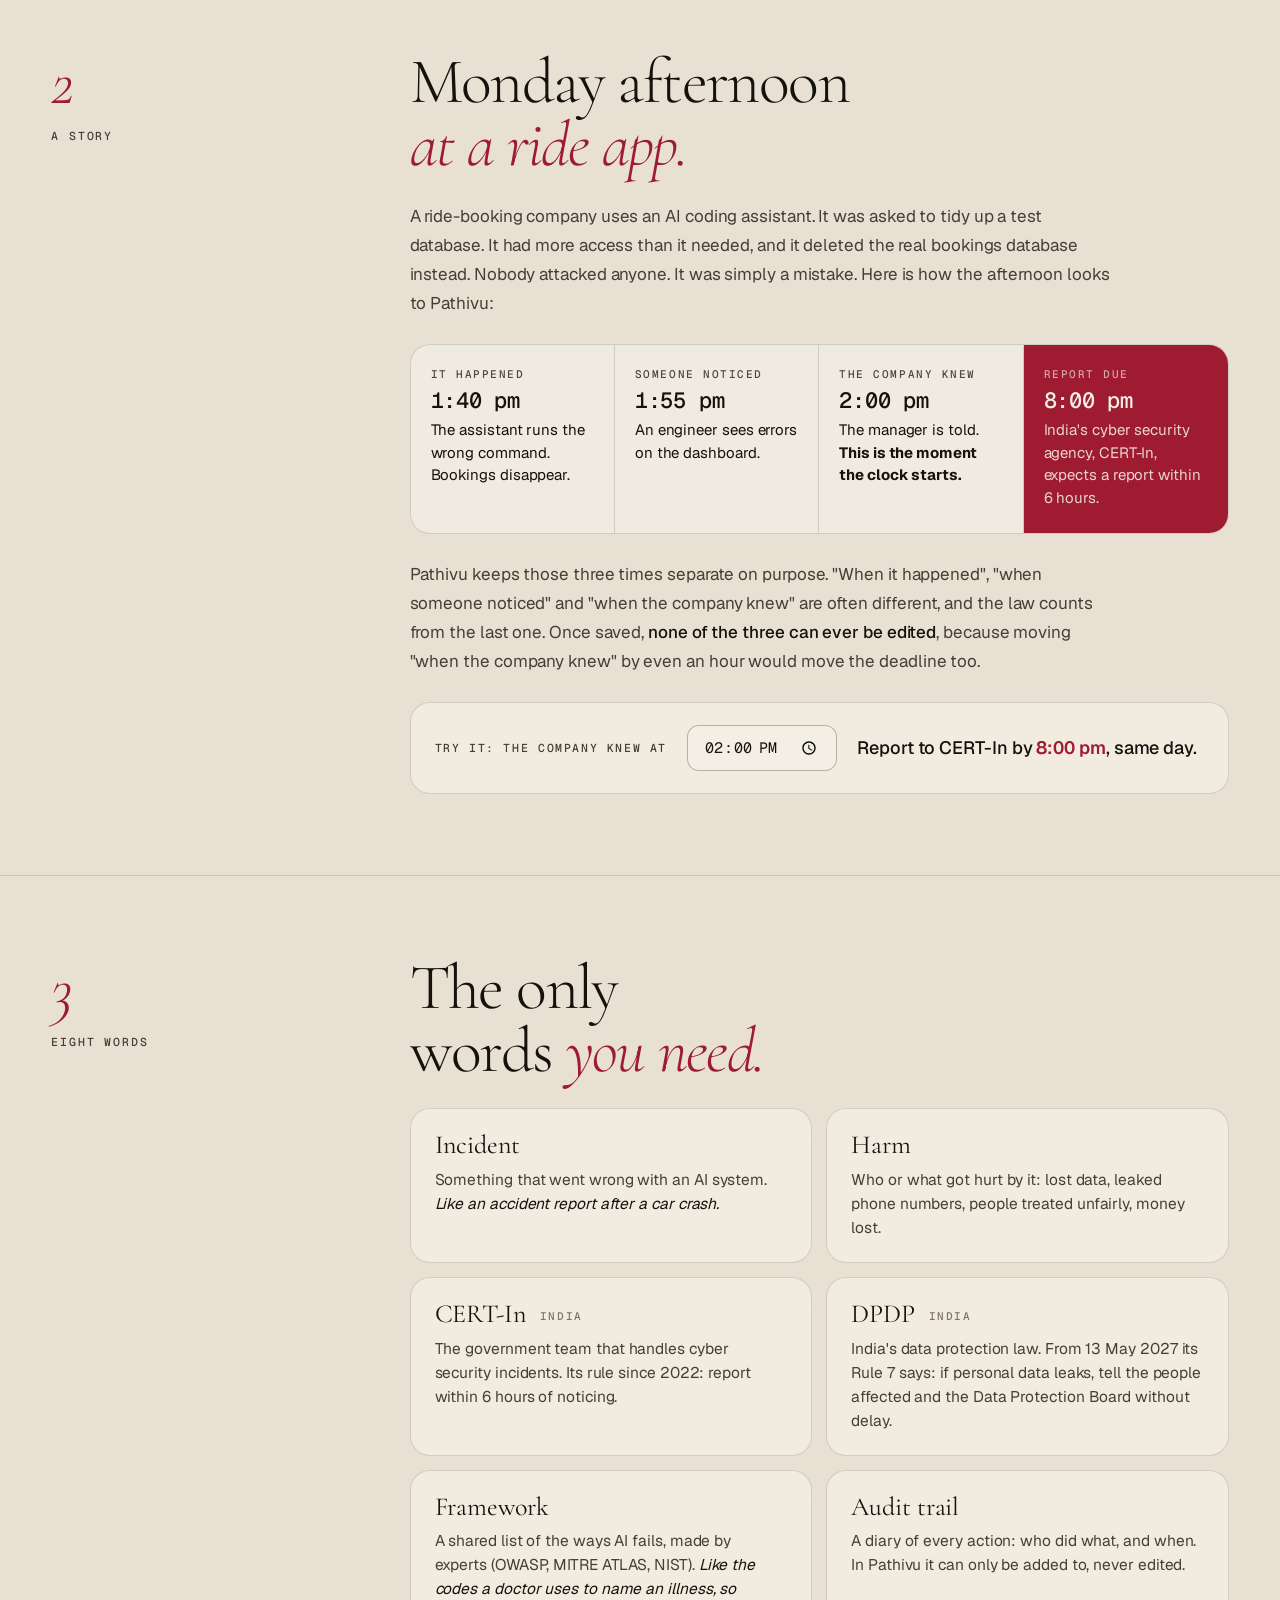
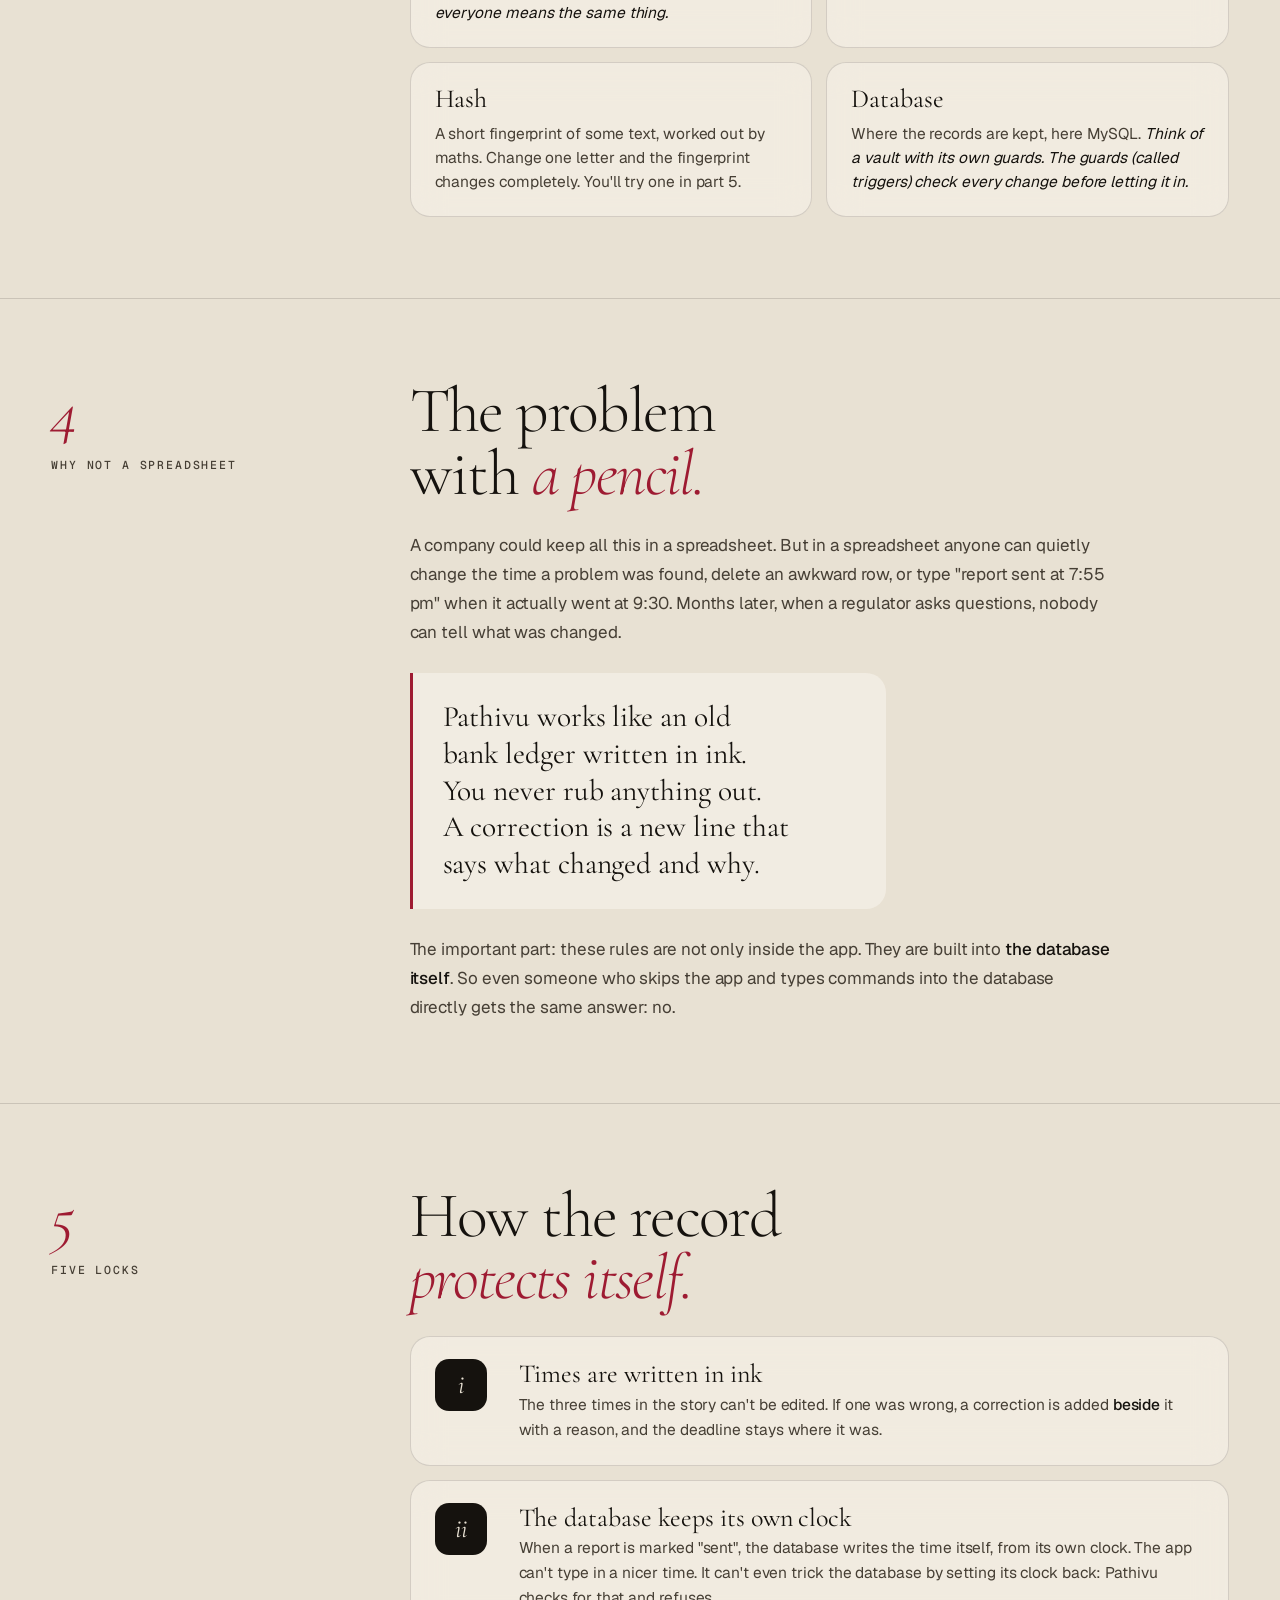
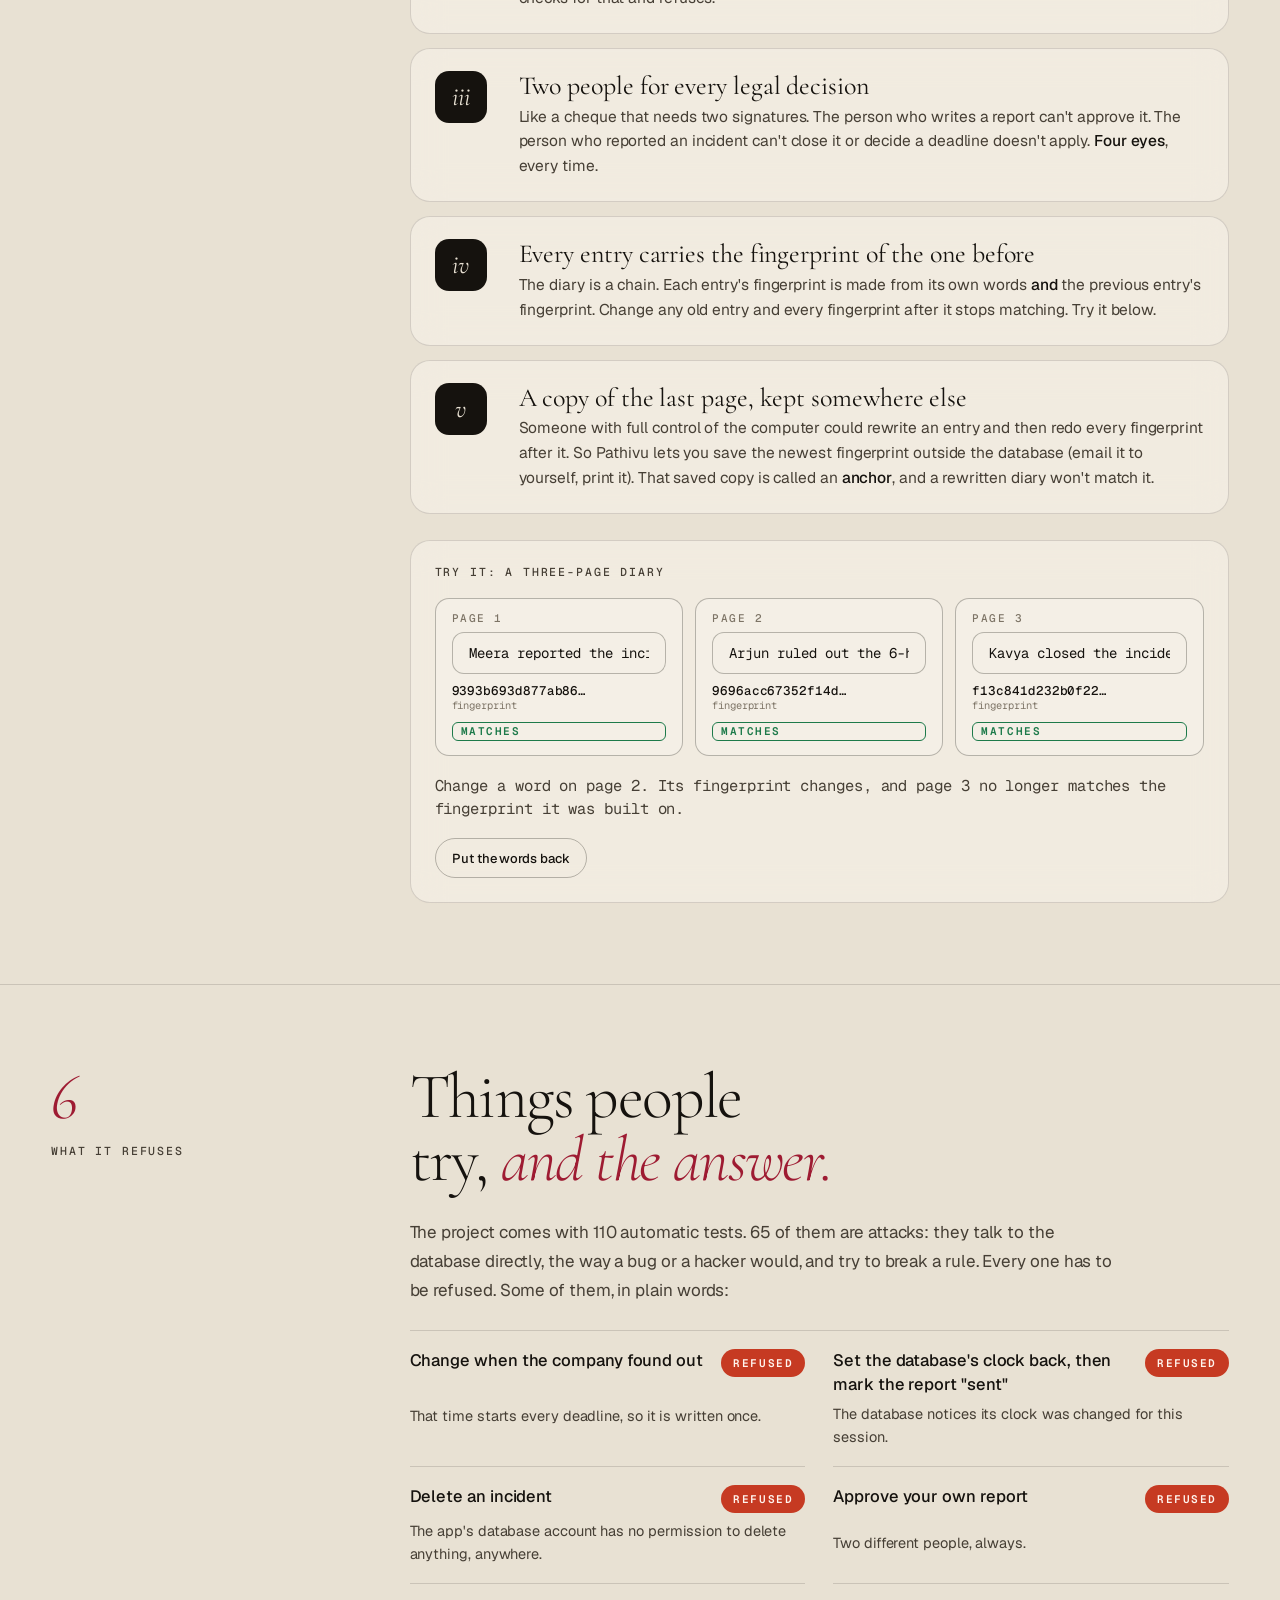
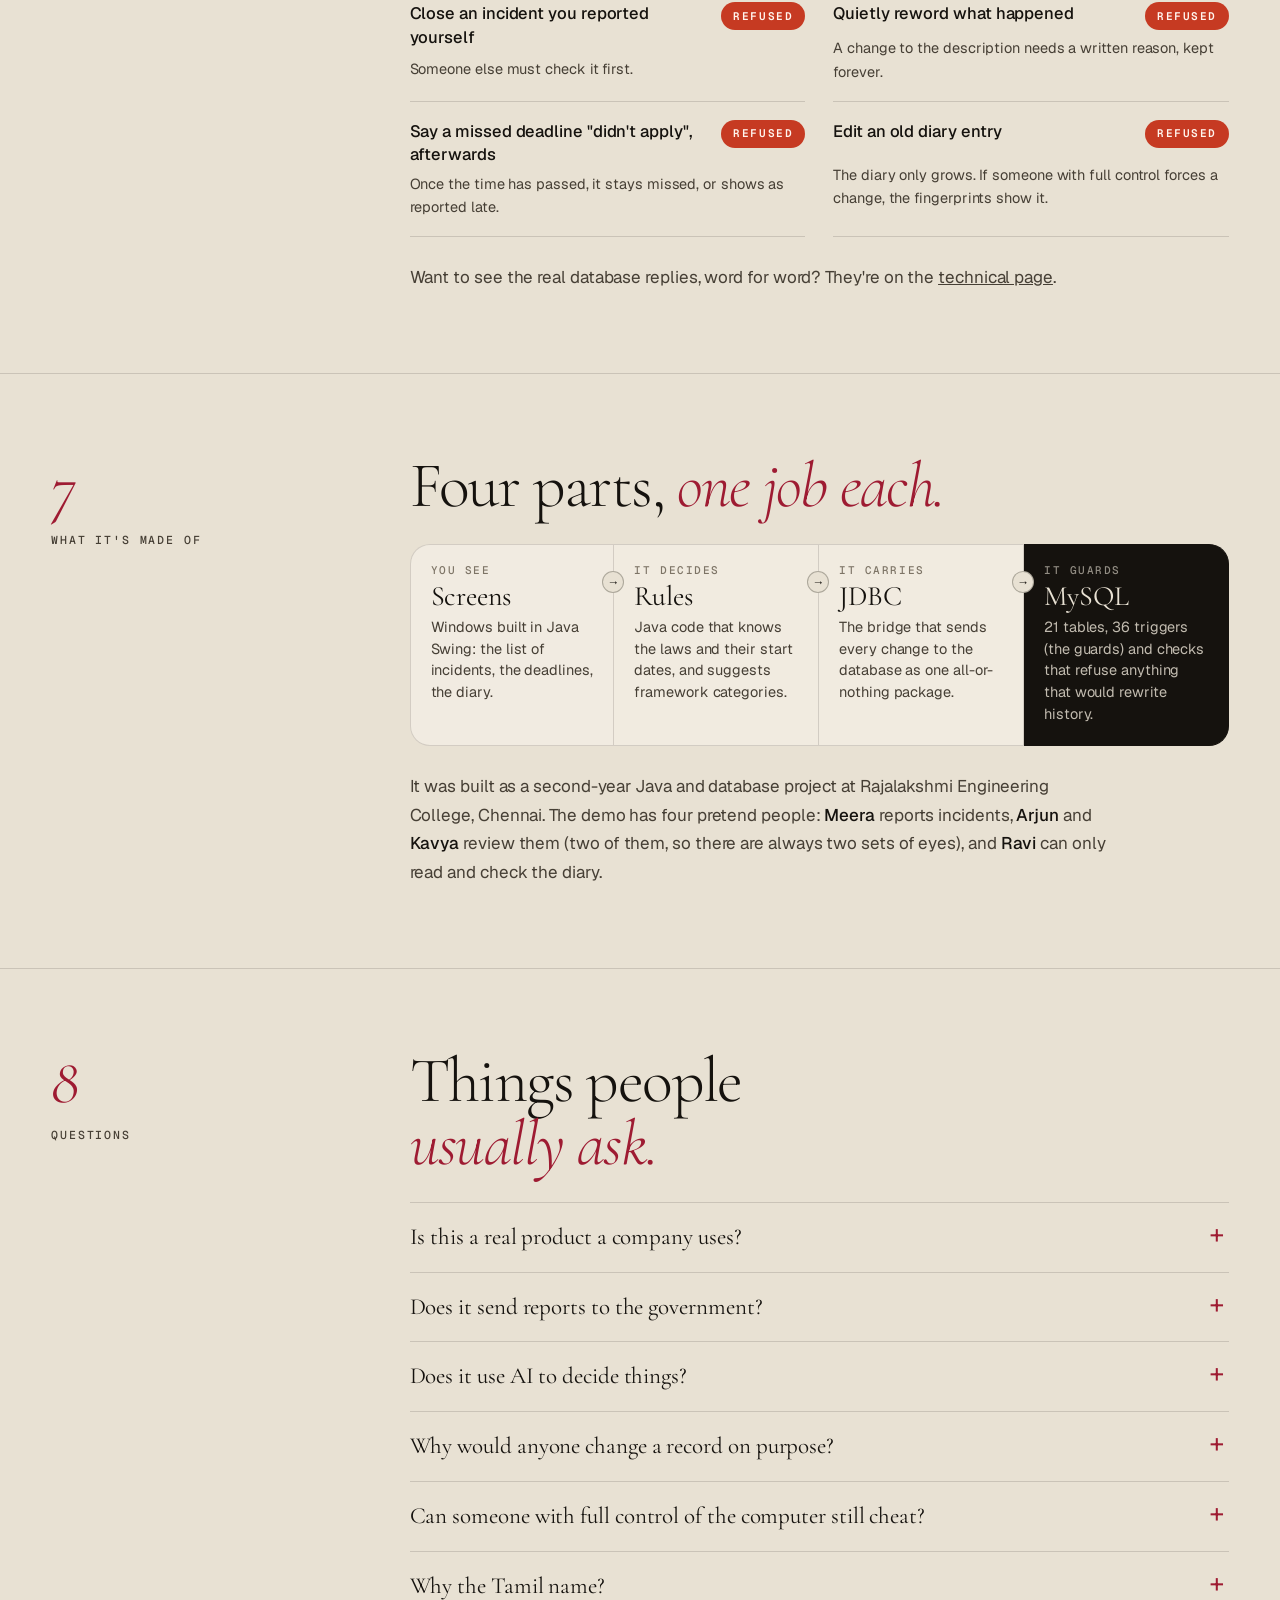
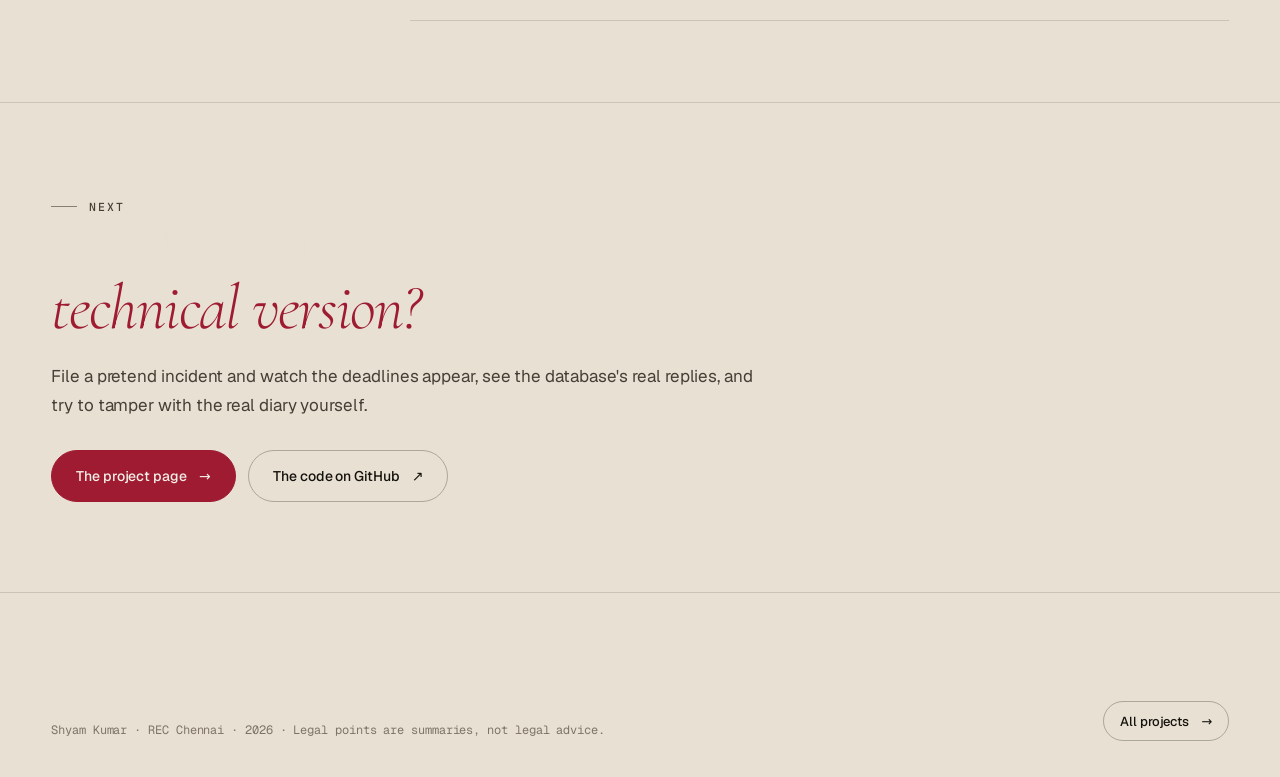
<file: docs/learn.html>
<!doctype html>
<html lang="en">
<head>
<meta charset="utf-8">
<meta name="viewport" content="width=device-width, initial-scale=1">
<title>Pathivu in Plain Words</title>
<meta name="description" content="What Pathivu does, why it exists and how it protects its own records, explained for someone with no background in cyber security, law or databases. About ten minutes to read.">
<meta name="theme-color" content="#e8e1d3">
<meta property="og:title" content="Pathivu in Plain Words">
<meta property="og:description" content="An AI incident register, explained for anyone: the deadline, the record that cannot be quietly changed, and the two-person rule.">
<meta property="og:image" content="https://shyamvasansathiskumar-ux.github.io/pathivu/og.jpg">
<meta property="og:url" content="https://shyamvasansathiskumar-ux.github.io/pathivu/learn.html">
<meta name="twitter:card" content="summary_large_image">
<link rel="canonical" href="https://shyamvasansathiskumar-ux.github.io/pathivu/learn.html">
<link rel="icon" href="data:image/svg+xml,%3Csvg xmlns='http://www.w3.org/2000/svg' viewBox='0 0 64 64'%3E%3Crect width='64' height='64' rx='14' fill='%23e8e1d3'/%3E%3Crect x='17' y='14' width='30' height='36' rx='4' fill='%239e1b32'/%3E%3Crect x='23' y='22' width='18' height='3' fill='%23f4efe6'/%3E%3Crect x='23' y='29' width='18' height='3' fill='%23f4efe6'/%3E%3Crect x='23' y='36' width='11' height='3' fill='%23f4efe6'/%3E%3C/svg%3E">
<link rel="preload" href="cormorant.woff2" as="font" type="font/woff2" crossorigin>
<link rel="preload" href="geist.woff2" as="font" type="font/woff2" crossorigin>
<link rel="stylesheet" href="base.css">
<link rel="stylesheet" href="site.css">
<style>
  /* The plain-words page: a quieter reading layout on the same sand-and-seal palette. */
  .learn main { padding-top: 72px; }
  .learn .nav { background: color-mix(in srgb, var(--bg) 82%, transparent); backdrop-filter: blur(12px); -webkit-backdrop-filter: blur(12px); border-bottom: 1px solid var(--line); }
  .learn .nav .back { font: 500 11.5px/1 var(--mono); letter-spacing: .14em; text-transform: uppercase; color: var(--ink-2); text-decoration: none; }
  .learn .nav .back:hover { color: var(--acc); }

  .l-hero { padding: clamp(56px, 10vh, 120px) 0 clamp(40px, 7vh, 80px); border-bottom: 1px solid var(--line); }
  .l-hero .h1 { max-width: 13ch; margin-top: 22px; }
  .l-hero .lede { max-width: 46ch; margin-top: 28px; }
  .l-meta { display: flex; flex-wrap: wrap; gap: 10px 18px; margin-top: 34px; }
  .l-meta span { font: 500 11.5px/1 var(--mono); letter-spacing: .14em; text-transform: uppercase; color: var(--mute); }
  .l-meta span b { color: var(--ink); font-weight: 500; }

  .toc { display: flex; flex-wrap: wrap; gap: 8px; margin-top: 30px; }
  .toc a { text-decoration: none; display: inline-flex; align-items: center; }

  .ch { padding: clamp(56px, 9vh, 104px) 0; border-bottom: 1px solid var(--line); scroll-margin-top: 72px; }
  .ch-in { display: grid; grid-template-columns: minmax(0, 3fr) minmax(0, 8fr); gap: clamp(20px, 4vw, 64px); }
  .ch-in > * { min-width: 0; }
  .ch-side { display: flex; flex-direction: column; gap: 14px; }
  .ch-side .n { font: 300 italic clamp(44px, 5vw, 76px)/1 var(--serif); color: var(--acc); }
  .ch-main { display: grid; gap: 26px; }
  .ch-main .h2 { max-width: 18ch; }
  .read { font-size: clamp(17px, 1.25vw, 19px); line-height: 1.7; color: var(--ink-2); max-width: 64ch; margin: 0; text-wrap: pretty; }
  .read strong { color: var(--ink); font-weight: 500; }
  .read + .read { margin-top: -6px; }

  .say { margin: 0; padding: 26px 30px; border-left: 3px solid var(--acc); background: color-mix(in srgb, var(--paper) 80%, transparent); border-radius: 0 var(--r) var(--r) 0;
    font: 400 clamp(24px, 2.3vw, 34px)/1.25 var(--serif); color: var(--ink); max-width: 34ch; text-wrap: balance; }

  /* timeline */
  .story { display: grid; grid-template-columns: repeat(4, minmax(0, 1fr)); gap: 0; border: 1px solid var(--line); border-radius: var(--r); overflow: hidden; background: color-mix(in srgb, var(--paper) 70%, transparent); }
  .story > div { padding: 22px 20px 24px; display: grid; gap: 8px; align-content: start; border-right: 1px solid var(--line); }
  .story > div:last-child { border-right: 0; background: var(--acc); color: var(--acc-ink); }
  .story .t { font: 500 22px/1 var(--mono); font-variant-numeric: tabular-nums; letter-spacing: -.01em; }
  .story .k { font: 500 11px/1.3 var(--mono); letter-spacing: .14em; text-transform: uppercase; opacity: .75; }
  .story p { margin: 0; font-size: 15px; line-height: 1.5; }
  .story > div:last-child p, .story > div:last-child .k { color: rgba(244, 239, 230, .88); }

  .tryline { display: flex; flex-wrap: wrap; align-items: center; gap: 14px 20px; padding: 22px 24px; }
  .tryline label { font: 500 11.5px/1 var(--mono); letter-spacing: .14em; text-transform: uppercase; color: var(--ink-2); }
  .tryline input[type="time"] { width: 150px; height: 46px; }
  .tryline output { font: 500 18px/1.4 var(--sans); color: var(--ink); }
  .tryline output b { color: var(--acc); font-weight: 600; font-variant-numeric: tabular-nums; }

  /* word cards */
  .words { display: grid; grid-template-columns: repeat(2, minmax(0, 1fr)); gap: 14px; }
  .word { padding: 22px 24px; display: grid; gap: 8px; align-content: start; }
  .word h3 { margin: 0; font: 400 26px/1.1 var(--serif); }
  .word h3 small { font: 500 11px/1 var(--mono); letter-spacing: .14em; text-transform: uppercase; color: var(--mute); margin-left: 8px; vertical-align: middle; }
  .word p { margin: 0; font-size: 15.5px; line-height: 1.55; color: var(--ink-2); }
  .word .like { font-style: italic; color: var(--ink); }

  /* locks */
  .locks { display: grid; gap: 14px; }
  .lock { display: grid; grid-template-columns: 64px minmax(0, 1fr); gap: 4px 20px; padding: 22px 24px; align-items: start; }
  .lock .ic { grid-row: span 2; width: 52px; height: 52px; border-radius: 14px; background: var(--ink); color: var(--bg); display: grid; place-items: center; font: 400 italic 26px/1 var(--serif); }
  .lock h3 { margin: 0; font: 400 26px/1.15 var(--serif); }
  .lock p { margin: 0; font-size: 15.5px; line-height: 1.6; color: var(--ink-2); max-width: 70ch; }
  .lock p b { color: var(--ink); font-weight: 500; }

  /* fingerprint chain demo */
  .chainlab { padding: 24px; display: grid; gap: 18px; }
  .chainlab .row3 { display: grid; grid-template-columns: repeat(3, minmax(0, 1fr)); gap: 12px; }
  .pg { border: 1px solid var(--line-2); border-radius: 14px; padding: 14px 16px; display: grid; gap: 8px; background: var(--paper); transition: border-color .3s, background .3s; }
  .pg .k { font: 500 11px/1 var(--mono); letter-spacing: .14em; text-transform: uppercase; color: var(--mute); }
  .pg input { height: 42px; font-size: 14px; }
  .pg .fp { font: 500 12.5px/1.4 var(--mono); color: var(--ink); word-break: break-all; }
  .pg .fp small { display: block; color: var(--mute); font-weight: 400; }
  .pg .st { font: 600 11px/1 var(--mono); letter-spacing: .14em; text-transform: uppercase; color: var(--ok); }
  .pg.broken { border-color: var(--bad); background: color-mix(in srgb, var(--bad) 7%, var(--paper)); }
  .pg.broken .st { color: var(--bad); }
  .chainlab .msg { margin: 0; font-size: 15.5px; color: var(--ink-2); min-height: 3em; }
  .chainlab .msg b { color: var(--ink); }

  /* refusals in plain words */
  .nos { display: grid; grid-template-columns: repeat(2, minmax(0, 1fr)); gap: 0 28px; border-top: 1px solid var(--line); }
  .no { display: grid; grid-template-columns: minmax(0, 1fr) auto; gap: 6px 16px; padding: 18px 0; border-bottom: 1px solid var(--line); align-items: start; }
  .no h3 { margin: 0; font: 500 16.5px/1.4 var(--sans); color: var(--ink); }
  .no p { grid-column: 1 / -1; margin: 0; font-size: 14.5px; color: var(--ink-2); }
  .no .pill { white-space: nowrap; }

  /* parts diagram */
  .parts { display: grid; grid-template-columns: repeat(4, minmax(0, 1fr)); gap: 0; align-items: stretch; }
  .part { padding: 20px; display: grid; gap: 6px; align-content: start; position: relative; border: 1px solid var(--line); background: color-mix(in srgb, var(--paper) 74%, transparent); }
  .part:first-child { border-radius: var(--r) 0 0 var(--r); }
  .part:last-child { border-radius: 0 var(--r) var(--r) 0; background: var(--ink); color: var(--bg); border-color: var(--ink); }
  .part + .part { border-left: 0; }
  .part .k { font: 500 11px/1 var(--mono); letter-spacing: .14em; text-transform: uppercase; color: var(--mute); }
  .part:last-child .k { color: rgba(232, 225, 211, .6); }
  .part h3 { margin: 0; font: 400 28px/1 var(--serif); }
  .part p { margin: 0; font-size: 14.5px; line-height: 1.5; color: var(--ink-2); }
  .part:last-child p { color: rgba(232, 225, 211, .82); }
  .part .arrow { position: absolute; right: -11px; top: 26px; width: 22px; height: 22px; border-radius: 50%; background: var(--bg); border: 1px solid var(--line-2); display: grid; place-items: center; font: 500 12px/1 var(--mono); z-index: 1; }

  /* faq */
  .faq { display: grid; border-top: 1px solid var(--line); }
  .faq details { border-bottom: 1px solid var(--line); }
  .faq summary { list-style: none; cursor: pointer; padding: 20px 40px 20px 0; position: relative; font: 400 clamp(21px, 1.8vw, 26px)/1.25 var(--serif); color: var(--ink); }
  .faq summary::-webkit-details-marker { display: none; }
  .faq summary::after { content: "+"; position: absolute; right: 4px; top: 18px; font: 400 26px/1 var(--mono); color: var(--acc); transition: transform .3s var(--ease); }
  .faq details[open] summary::after { transform: rotate(45deg); }
  .faq details p { margin: 0 0 22px; max-width: 66ch; color: var(--ink-2); font-size: 16px; line-height: 1.65; }

  .next { padding: clamp(64px, 10vh, 120px) 0; }
  .next .h2 { max-width: 16ch; }
  .next .row { display: flex; flex-wrap: wrap; gap: 12px; margin-top: 30px; }

  @media (max-width: 960px) {
    .ch-in { grid-template-columns: 1fr; }
    .ch-side { flex-direction: row; align-items: baseline; gap: 16px; }
    .story { grid-template-columns: repeat(2, minmax(0, 1fr)); }
    .story > div:nth-child(2) { border-right: 0; }
    .story > div:nth-child(-n+2) { border-bottom: 1px solid var(--line); }
    .parts { grid-template-columns: repeat(2, minmax(0, 1fr)); gap: 10px; }
    .part, .part:first-child, .part:last-child { border-radius: var(--r); border-left: 1px solid var(--line); }
    .part:last-child { border-color: var(--ink); }
    .part .arrow { display: none; }
  }
  @media (max-width: 680px) {
    .words, .nos, .chainlab .row3 { grid-template-columns: 1fr; }
    .story, .parts { grid-template-columns: 1fr; }
    .story > div { border-right: 0; border-bottom: 1px solid var(--line); }
    .lock { grid-template-columns: 1fr; }
    .lock .ic { grid-row: auto; }
    .say { padding: 20px 22px; }
  }
</style>
</head>
<body class="learn">

<header class="nav">
  <div class="wrap">
    <a class="brand" href="index.html"><span class="dot"></span>Pathivu <span class="tamil">பதிவு</span></a>
    <a class="back" href="index.html">← The technical version</a>
  </div>
</header>

<main>
  <section class="l-hero">
    <div class="wrap">
      <p class="label">The plain-words guide</p>
      <h1 class="h1">Pathivu, for <em>anyone.</em></h1>
      <p class="lede">You don't need to know anything about cyber security, law or databases to read this. By the end you'll know what the project does, why it exists, and why its records can't be quietly changed.</p>
      <div class="l-meta"><span>About <b>10 minutes</b></span><span>No jargon left unexplained</span><span>One small thing to try in each part</span></div>
      <nav class="toc" aria-label="Parts of this guide">
        <a class="chip" href="#one">The idea</a>
        <a class="chip" href="#two">A story</a>
        <a class="chip" href="#three">Eight words</a>
        <a class="chip" href="#four">Why not a spreadsheet</a>
        <a class="chip" href="#five">Five locks</a>
        <a class="chip" href="#six">What it refuses</a>
        <a class="chip" href="#seven">What it's made of</a>
        <a class="chip" href="#eight">Questions</a>
      </nav>
    </div>
  </section>

  <!-- 1 -->
  <section class="ch" id="one">
    <div class="wrap ch-in">
      <div class="ch-side"><span class="n">1</span><p class="label bare">The idea</p></div>
      <div class="ch-main">
        <h2 class="h2">A notebook <em>with a stopwatch.</em></h2>
        <p class="say">When a company's AI does something harmful, the law can give the company a few hours to report it. Pathivu writes down what happened, works out the deadline, and makes sure nobody can change the record afterwards.</p>
        <p class="read">Companies now use AI for real work: writing code, answering customers, sorting hospital samples. Sometimes it goes wrong. An AI assistant deletes data it shouldn't. A chatbot shows one customer another customer's phone number. A scoring system treats people from villages worse than people from cities.</p>
        <p class="read">In India, some of these mistakes come with a <strong>legal duty to report</strong>, and a deadline. Pathivu (பதிவு, Tamil for <em>record</em>) is the tool a company would use in those first hours: to write it all down properly, to see which deadlines apply, and to prove later exactly who did what and when.</p>
      </div>
    </div>
  </section>

  <!-- 2 -->
  <section class="ch" id="two">
    <div class="wrap ch-in">
      <div class="ch-side"><span class="n">2</span><p class="label bare">A story</p></div>
      <div class="ch-main">
        <h2 class="h2">Monday afternoon <em>at a ride app.</em></h2>
        <p class="read">A ride-booking company uses an AI coding assistant. It was asked to tidy up a test database. It had more access than it needed, and it deleted the real bookings database instead. Nobody attacked anyone. It was simply a mistake. Here is how the afternoon looks to Pathivu:</p>
        <div class="story" role="list">
          <div role="listitem"><span class="k">It happened</span><span class="t">1:40 pm</span><p>The assistant runs the wrong command. Bookings disappear.</p></div>
          <div role="listitem"><span class="k">Someone noticed</span><span class="t">1:55 pm</span><p>An engineer sees errors on the dashboard.</p></div>
          <div role="listitem"><span class="k">The company knew</span><span class="t">2:00 pm</span><p>The manager is told. <b>This is the moment the clock starts.</b></p></div>
          <div role="listitem"><span class="k">Report due</span><span class="t">8:00 pm</span><p>India's cyber security agency, CERT-In, expects a report within 6 hours.</p></div>
        </div>
        <p class="read">Pathivu keeps those three times separate on purpose. "When it happened", "when someone noticed" and "when the company knew" are often different, and the law counts from the last one. Once saved, <strong>none of the three can ever be edited</strong>, because moving "when the company knew" by even an hour would move the deadline too.</p>
        <div class="card tryline">
          <label for="knew">Try it: the company knew at</label>
          <input class="input" id="knew" type="time" value="14:00">
          <output id="due" for="knew">Report to CERT-In by <b>8:00 pm</b>, same day.</output>
        </div>
      </div>
    </div>
  </section>

  <!-- 3 -->
  <section class="ch" id="three">
    <div class="wrap ch-in">
      <div class="ch-side"><span class="n">3</span><p class="label bare">Eight words</p></div>
      <div class="ch-main">
        <h2 class="h2">The only words <em>you need.</em></h2>
        <div class="words">
          <article class="card word"><h3>Incident</h3><p>Something that went wrong with an AI system. <span class="like">Like an accident report after a car crash.</span></p></article>
          <article class="card word"><h3>Harm</h3><p>Who or what got hurt by it: lost data, leaked phone numbers, people treated unfairly, money lost.</p></article>
          <article class="card word"><h3>CERT-In <small>India</small></h3><p>The government team that handles cyber security incidents. Its rule since 2022: report within 6 hours of noticing.</p></article>
          <article class="card word"><h3>DPDP <small>India</small></h3><p>India's data protection law. From 13 May 2027 its Rule 7 says: if personal data leaks, tell the people affected and the Data Protection Board without delay.</p></article>
          <article class="card word"><h3>Framework</h3><p>A shared list of the ways AI fails, made by experts (OWASP, MITRE ATLAS, NIST). <span class="like">Like the codes a doctor uses to name an illness, so everyone means the same thing.</span></p></article>
          <article class="card word"><h3>Audit trail</h3><p>A diary of every action: who did what, and when. In Pathivu it can only be added to, never edited.</p></article>
          <article class="card word"><h3>Hash</h3><p>A short fingerprint of some text, worked out by maths. Change one letter and the fingerprint changes completely. You'll try one in part 5.</p></article>
          <article class="card word"><h3>Database</h3><p>Where the records are kept, here MySQL. <span class="like">Think of a vault with its own guards. The guards (called triggers) check every change before letting it in.</span></p></article>
        </div>
      </div>
    </div>
  </section>

  <!-- 4 -->
  <section class="ch" id="four">
    <div class="wrap ch-in">
      <div class="ch-side"><span class="n">4</span><p class="label bare">Why not a spreadsheet</p></div>
      <div class="ch-main">
        <h2 class="h2">The problem with <em>a pencil.</em></h2>
        <p class="read">A company could keep all this in a spreadsheet. But in a spreadsheet anyone can quietly change the time a problem was found, delete an awkward row, or type "report sent at 7:55 pm" when it actually went at 9:30. Months later, when a regulator asks questions, nobody can tell what was changed.</p>
        <p class="say">Pathivu works like an old bank ledger written in ink. You never rub anything out. A correction is a new line that says what changed and why.</p>
        <p class="read">The important part: these rules are not only inside the app. They are built into <strong>the database itself</strong>. So even someone who skips the app and types commands into the database directly gets the same answer: no.</p>
      </div>
    </div>
  </section>

  <!-- 5 -->
  <section class="ch" id="five">
    <div class="wrap ch-in">
      <div class="ch-side"><span class="n">5</span><p class="label bare">Five locks</p></div>
      <div class="ch-main">
        <h2 class="h2">How the record <em>protects itself.</em></h2>
        <div class="locks">
          <article class="card lock"><span class="ic">i</span><h3>Times are written in ink</h3><p>The three times in the story can't be edited. If one was wrong, a correction is added <b>beside</b> it with a reason, and the deadline stays where it was.</p></article>
          <article class="card lock"><span class="ic">ii</span><h3>The database keeps its own clock</h3><p>When a report is marked "sent", the database writes the time itself, from its own clock. The app can't type in a nicer time. It can't even trick the database by setting its clock back: Pathivu checks for that and refuses.</p></article>
          <article class="card lock"><span class="ic">iii</span><h3>Two people for every legal decision</h3><p>Like a cheque that needs two signatures. The person who writes a report can't approve it. The person who reported an incident can't close it or decide a deadline doesn't apply. <b>Four eyes</b>, every time.</p></article>
          <article class="card lock"><span class="ic">iv</span><h3>Every entry carries the fingerprint of the one before</h3><p>The diary is a chain. Each entry's fingerprint is made from its own words <b>and</b> the previous entry's fingerprint. Change any old entry and every fingerprint after it stops matching. Try it below.</p></article>
          <article class="card lock"><span class="ic">v</span><h3>A copy of the last page, kept somewhere else</h3><p>Someone with full control of the computer could rewrite an entry and then redo every fingerprint after it. So Pathivu lets you save the newest fingerprint outside the database (email it to yourself, print it). That saved copy is called an <b>anchor</b>, and a rewritten diary won't match it.</p></article>
        </div>

        <div class="card chainlab" id="chainlab">
          <p class="label bare">Try it: a three-page diary</p>
          <div class="row3">
            <div class="pg" data-i="0"><span class="k">Page 1</span><input class="input" value="Meera reported the incident"><span class="fp">–</span><span class="st">matches</span></div>
            <div class="pg" data-i="1"><span class="k">Page 2</span><input class="input" value="Arjun ruled out the 6-hour clock"><span class="fp">–</span><span class="st">matches</span></div>
            <div class="pg" data-i="2"><span class="k">Page 3</span><input class="input" value="Kavya closed the incident"><span class="fp">–</span><span class="st">matches</span></div>
          </div>
          <p class="msg" id="chainMsg">Change a word on page 2. Its fingerprint changes, and page 3 no longer matches the fingerprint it was built on.</p>
          <div class="row gap"><button type="button" class="btn sm ghost" id="chainReset">Put the words back</button></div>
        </div>
      </div>
    </div>
  </section>

  <!-- 6 -->
  <section class="ch" id="six">
    <div class="wrap ch-in">
      <div class="ch-side"><span class="n">6</span><p class="label bare">What it refuses</p></div>
      <div class="ch-main">
        <h2 class="h2">Things people try, <em>and the answer.</em></h2>
        <p class="read">The project comes with 110 automatic tests. 65 of them are attacks: they talk to the database directly, the way a bug or a hacker would, and try to break a rule. Every one has to be refused. Some of them, in plain words:</p>
        <div class="nos">
          <div class="no"><h3>Change when the company found out</h3><span class="pill bad">refused</span><p>That time starts every deadline, so it is written once.</p></div>
          <div class="no"><h3>Set the database's clock back, then mark the report "sent"</h3><span class="pill bad">refused</span><p>The database notices its clock was changed for this session.</p></div>
          <div class="no"><h3>Delete an incident</h3><span class="pill bad">refused</span><p>The app's database account has no permission to delete anything, anywhere.</p></div>
          <div class="no"><h3>Approve your own report</h3><span class="pill bad">refused</span><p>Two different people, always.</p></div>
          <div class="no"><h3>Close an incident you reported yourself</h3><span class="pill bad">refused</span><p>Someone else must check it first.</p></div>
          <div class="no"><h3>Quietly reword what happened</h3><span class="pill bad">refused</span><p>A change to the description needs a written reason, kept forever.</p></div>
          <div class="no"><h3>Say a missed deadline "didn't apply", afterwards</h3><span class="pill bad">refused</span><p>Once the time has passed, it stays missed, or shows as reported late.</p></div>
          <div class="no"><h3>Edit an old diary entry</h3><span class="pill bad">refused</span><p>The diary only grows. If someone with full control forces a change, the fingerprints show it.</p></div>
        </div>
        <p class="read">Want to see the real database replies, word for word? They're on the <a href="index.html#refused">technical page</a>.</p>
      </div>
    </div>
  </section>

  <!-- 7 -->
  <section class="ch" id="seven">
    <div class="wrap ch-in">
      <div class="ch-side"><span class="n">7</span><p class="label bare">What it's made of</p></div>
      <div class="ch-main">
        <h2 class="h2">Four parts, <em>one job each.</em></h2>
        <div class="parts">
          <div class="part"><span class="k">You see</span><h3>Screens</h3><p>Windows built in Java Swing: the list of incidents, the deadlines, the diary.</p><span class="arrow" aria-hidden="true">→</span></div>
          <div class="part"><span class="k">It decides</span><h3>Rules</h3><p>Java code that knows the laws and their start dates, and suggests framework categories.</p><span class="arrow" aria-hidden="true">→</span></div>
          <div class="part"><span class="k">It carries</span><h3>JDBC</h3><p>The bridge that sends every change to the database as one all-or-nothing package.</p><span class="arrow" aria-hidden="true">→</span></div>
          <div class="part"><span class="k">It guards</span><h3>MySQL</h3><p>21 tables, 36 triggers (the guards) and checks that refuse anything that would rewrite history.</p></div>
        </div>
        <p class="read">It was built as a second-year Java and database project at Rajalakshmi Engineering College, Chennai. The demo has four pretend people: <strong>Meera</strong> reports incidents, <strong>Arjun</strong> and <strong>Kavya</strong> review them (two of them, so there are always two sets of eyes), and <strong>Ravi</strong> can only read and check the diary.</p>
      </div>
    </div>
  </section>

  <!-- 8 -->
  <section class="ch" id="eight">
    <div class="wrap ch-in">
      <div class="ch-side"><span class="n">8</span><p class="label bare">Questions</p></div>
      <div class="ch-main">
        <h2 class="h2">Things people <em>usually ask.</em></h2>
        <div class="faq">
          <details><summary>Is this a real product a company uses?</summary><p>Not yet. It is a working student project with pretend data. It runs, it has real tests, and the legal deadlines it uses are real, but no company depends on it.</p></details>
          <details><summary>Does it send reports to the government?</summary><p>No. A person submits the report the official way, then records in Pathivu that it was sent. The database stamps the time.</p></details>
          <details><summary>Does it use AI to decide things?</summary><p>No. It suggests categories using simple, readable rules, and a person must confirm each one. It also never decides whether the law was broken. It starts clocks cautiously ("unsure" counts as "yes"), and a named reviewer decides.</p></details>
          <details><summary>Why would anyone change a record on purpose?</summary><p>Because a missed deadline can mean fines and bad news stories. The easiest cover-up is to change one time or one word after the fact. Pathivu is designed so that this is either impossible or visible.</p></details>
          <details><summary>Can someone with full control of the computer still cheat?</summary><p>They can switch the guards off. That is the honest limit of any database. But the fingerprint chain shows exactly which entry changed, and a saved anchor catches even a complete rewrite. Both are tested.</p></details>
          <details><summary>Why the Tamil name?</summary><p>பதிவு (pathivu) means "record" or "registration" in Tamil. The project was built in Chennai, and keeping a record is its whole job.</p></details>
        </div>
      </div>
    </div>
  </section>

  <section class="next">
    <div class="wrap">
      <p class="label">Next</p>
      <h2 class="h2">Ready for the <em>technical version?</em></h2>
      <p class="read" style="margin-top:22px">File a pretend incident and watch the deadlines appear, see the database's real replies, and try to tamper with the real diary yourself.</p>
      <div class="row">
        <a class="btn acc" href="index.html">The project page <span class="arr">→</span></a>
        <a class="btn ghost" href="https://github.com/shyamvasansathiskumar-ux/pathivu" target="_blank" rel="noopener">The code on GitHub <span class="arr">↗</span></a>
      </div>
    </div>
  </section>
</main>

<footer>
  <div class="wrap">
    <div class="row">
      <small>Shyam Kumar · REC Chennai · 2026 · Legal points are summaries, not legal advice.</small>
      <a class="btn ghost sm" href="https://shyamvasansathiskumar-ux.github.io/">All projects <span class="arr">→</span></a>
    </div>
  </div>
</footer>

<script>
(() => {
  /* 2 · the deadline */
  const knew = document.getElementById("knew"), due = document.getElementById("due");
  const fmt = (h, m) => `${((h + 11) % 12) + 1}:${String(m).padStart(2, "0")} ${h < 12 ? "am" : "pm"}`;
  const upd = () => {
    const [h, m] = (knew.value || "14:00").split(":").map(Number);
    const t = h * 60 + m + 360, nh = Math.floor(t / 60) % 24, nm = t % 60;
    due.innerHTML = `Report to CERT-In by <b>${fmt(nh, nm)}</b>${t >= 1440 ? ", the next day" : ", same day"}.`;
  };
  knew.addEventListener("input", upd); upd();

  /* 5 · the fingerprint chain */
  const pages = [...document.querySelectorAll("#chainlab .pg")];
  const inputs = pages.map((p) => p.querySelector("input"));
  const original = inputs.map((i) => i.value);
  const msg = document.getElementById("chainMsg");
  const enc = new TextEncoder();
  const sha = async (s) => {
    const b = await crypto.subtle.digest("SHA-256", enc.encode(s));
    return [...new Uint8Array(b)].map((x) => x.toString(16).padStart(2, "0")).join("");
  };
  let saved = null;   // fingerprints as first written: what each page was built on
  const draw = async () => {
    if (!(window.crypto && crypto.subtle)) { msg.textContent = "This browser can't compute fingerprints here, but the idea is the same."; return; }
    let prev = "0".repeat(64);
    const now = [];
    for (let i = 0; i < pages.length; i++) { prev = await sha(prev + "|" + inputs[i].value); now.push(prev); }
    if (!saved) saved = now.slice();
    let firstBad = -1;
    pages.forEach((p, i) => {
      const changed = now[i] !== saved[i];
      if (changed && firstBad < 0) firstBad = i;
      p.classList.toggle("broken", changed);
      p.querySelector(".fp").innerHTML = `${now[i].slice(0, 16)}…<small>${changed ? "was " + saved[i].slice(0, 16) + "…" : "fingerprint"}</small>`;
      p.querySelector(".st").textContent = changed ? (i === firstBad ? "changed" : "chain broken") : "matches";
    });
    msg.innerHTML = firstBad < 0
      ? "Change a word on page 2. Its fingerprint changes, and page 3 no longer matches the fingerprint it was built on."
      : `<b>Page ${firstBad + 1} was changed.</b> ${firstBad < pages.length - 1 ? "Every page after it now points at a fingerprint that no longer exists, so the change can't hide." : "Its fingerprint no longer matches the saved anchor."}`;
  };
  inputs.forEach((i) => i.addEventListener("input", draw));
  document.getElementById("chainReset").addEventListener("click", () => { inputs.forEach((i, k) => { i.value = original[k]; }); draw(); });
  draw();

  /* nav shadow once scrolled */
  const nav = document.querySelector(".nav");
  addEventListener("scroll", () => nav.classList.toggle("scrolled", scrollY > 8), { passive: true });
})();
</script>
</body>
</html>
</file>
<file: docs/base.css>
/* Shared base for Shyam Kumar's project sites. Each site sets its accent in site.css. */
@font-face { font-family: "Cormorant Garamond"; src: url(cormorant.woff2) format("woff2"); font-weight: 300 700; font-style: normal; font-display: swap; }
@font-face { font-family: "Cormorant Garamond"; src: url(cormorant-italic.woff2) format("woff2"); font-weight: 300 700; font-style: italic; font-display: swap; }
@font-face { font-family: "Geist"; src: url(geist.woff2) format("woff2"); font-weight: 100 900; font-display: swap; }
@font-face { font-family: "Geist Mono"; src: url(geist-mono.woff2) format("woff2"); font-weight: 100 900; font-display: swap; }
@font-face { font-family: "Noto Sans Tamil"; src: url(tamil.woff2) format("woff2"); font-weight: 100 900; font-display: swap; unicode-range: U+0B80-0BFF, U+200C-200D, U+25CC; }

:root {
  --bg: #e8e1d3;          /* sand */
  --bg-2: #ddd4c2;        /* deeper sand, for bands */
  --paper: #f4efe6;       /* card face */
  --ink: #15120e;         /* warm near-black */
  --ink-2: #463f35;
  --mute: #7d7466;
  --line: rgba(21, 18, 14, .14);
  --line-2: rgba(21, 18, 14, .28);
  --acc: #2a3cf2;         /* overridden per site */
  --acc-ink: #f4efe6;     /* text on accent */
  --ok: #1d7a4a;
  --bad: #c63a22;

  --serif: "Cormorant Garamond", "Iowan Old Style", Georgia, serif;
  --sans: "Geist", ui-sans-serif, system-ui, -apple-system, "Segoe UI", sans-serif;
  --mono: "Geist Mono", ui-monospace, "SFMono-Regular", Menlo, monospace;
  --tamil: "Noto Sans Tamil", "Tamil Sangam MN", "Latha", sans-serif;

  --gut: clamp(20px, 4vw, 56px);
  --max: 1440px;
  --r: 20px;
  --ease: cubic-bezier(.16, 1, .3, 1);
  color-scheme: light;
}

*, *::before, *::after { box-sizing: border-box; }
html { -webkit-text-size-adjust: 100%; overflow-x: clip; }
html.lenis, html.lenis body { height: auto; }
.lenis.lenis-smooth { scroll-behavior: auto !important; }
.lenis.lenis-stopped { overflow: hidden; }
body {
  margin: 0; background: var(--bg); color: var(--ink);
  font: 400 16px/1.6 var(--sans); letter-spacing: -.005em;
  -webkit-font-smoothing: antialiased; text-rendering: optimizeLegibility;
  overflow-x: clip;
}
img, svg, canvas { display: block; max-width: 100%; }
[hidden] { display: none !important; }
a { color: inherit; }
button, input, select, textarea { font: inherit; color: inherit; }
::selection { background: var(--acc); color: var(--acc-ink); }
:focus-visible { outline: 2px solid var(--acc); outline-offset: 3px; border-radius: 6px; }

/* paper grain over everything */
body::after {
  content: ""; position: fixed; inset: -50%; z-index: 60; pointer-events: none; opacity: .09; mix-blend-mode: multiply;
  background-image: url("data:image/svg+xml,%3Csvg xmlns='http://www.w3.org/2000/svg' width='220' height='220'%3E%3Cfilter id='n'%3E%3CfeTurbulence type='fractalNoise' baseFrequency='.85' numOctaves='3' stitchTiles='stitch'/%3E%3CfeColorMatrix values='0 0 0 0 0  0 0 0 0 0  0 0 0 0 0  0 0 0 .9 0'/%3E%3C/filter%3E%3Crect width='100%25' height='100%25' filter='url(%23n)'/%3E%3C/svg%3E");
}

/* ---------- the 3D world sits behind the page ---------- */
#world { position: fixed; inset: 0; width: 100vw; height: 100lvh; z-index: 0; pointer-events: none; }
main, .nav, footer { position: relative; z-index: 2; }

/* ---------- type ---------- */
.display { font: 300 clamp(64px, 12.5vw, 228px)/.86 var(--serif); letter-spacing: -.035em; margin: 0; }
.h1 { font: 300 clamp(48px, 7.4vw, 128px)/.92 var(--serif); letter-spacing: -.03em; margin: 0; text-wrap: balance; }
.h2 { font: 300 clamp(38px, 5vw, 84px)/.98 var(--serif); letter-spacing: -.025em; margin: 0; text-wrap: balance; }
.h3 { font: 400 clamp(26px, 2.4vw, 38px)/1.08 var(--serif); letter-spacing: -.015em; margin: 0; text-wrap: balance; }
em, .it { font-style: italic; }
.display em, .h1 em, .h2 em, .h3 em { color: var(--acc); font-weight: 300; }
.label { font: 500 11.5px/1.3 var(--mono); letter-spacing: .16em; text-transform: uppercase; color: var(--ink-2); display: inline-flex; align-items: center; gap: 12px; margin: 0; }
.label::before { content: ""; width: 26px; height: 1px; background: currentColor; opacity: .6; }
.label.bare::before { display: none; }
.lede { font: 400 clamp(18px, 1.45vw, 22px)/1.5 var(--sans); color: var(--ink-2); max-width: 36ch; margin: 0; text-wrap: pretty; }
.lede strong { color: var(--ink); font-weight: 500; }
.body { color: var(--ink-2); max-width: 62ch; margin: 0; text-wrap: pretty; }
.body + .body { margin-top: 1em; }
.tamil { font-family: var(--tamil); font-weight: 400; letter-spacing: 0; }
.mono { font-family: var(--mono); }
code { font: 450 .92em var(--mono); background: rgba(21, 18, 14, .07); padding: .1em .38em; border-radius: 6px; }
.split-line { overflow: clip; padding-bottom: .08em; margin-bottom: -.08em; }

/* ---------- layout ---------- */
.wrap { width: 100%; max-width: var(--max); margin: 0 auto; padding-inline: var(--gut); }
section { position: relative; padding-block: clamp(96px, 15vh, 190px); }
.grid { display: grid; grid-template-columns: repeat(12, minmax(0, 1fr)); column-gap: clamp(16px, 2vw, 32px); }
.grid > * { min-width: 0; }
.stack { display: flex; flex-direction: column; gap: 22px; }

/* ---------- nav ---------- */
.nav { position: fixed; top: 0; left: 0; right: 0; z-index: 40; transition: transform .6s var(--ease), background .4s; }
.nav .wrap { display: flex; align-items: center; justify-content: space-between; height: 72px; gap: 24px; }
.nav.scrolled { background: color-mix(in srgb, var(--bg) 72%, transparent); backdrop-filter: blur(14px) saturate(1.2); -webkit-backdrop-filter: blur(14px) saturate(1.2); border-bottom: 1px solid var(--line); }
.nav.hide { transform: translateY(-100%); }
.brand { display: flex; align-items: baseline; gap: 10px; text-decoration: none; font: 500 22px/1 var(--serif); letter-spacing: -.01em; }
.brand .tamil { font-size: 13px; color: var(--mute); }
.brand .dot { width: 8px; height: 8px; border-radius: 50%; background: var(--acc); align-self: center; }
.nav ul { display: flex; gap: clamp(14px, 2vw, 30px); list-style: none; margin: 0; padding: 0; }
.nav ul a { font: 500 11.5px/1 var(--mono); letter-spacing: .14em; text-transform: uppercase; text-decoration: none; color: var(--ink-2); position: relative; padding: 6px 0; }
.nav ul a::after { content: ""; position: absolute; left: 0; right: 0; bottom: 0; height: 1px; background: var(--ink); transform: scaleX(0); transform-origin: right; transition: transform .5s var(--ease); }
.nav ul a:hover { color: var(--ink); }
.nav ul a:hover::after { transform: scaleX(1); transform-origin: left; }
@media (max-width: 860px) { .nav ul { display: none; } }

/* ---------- buttons ---------- */
.btn { --b: var(--ink); --t: var(--bg); display: inline-flex; align-items: center; gap: 12px; height: 52px; padding: 0 24px; border-radius: 999px;
  background: var(--b); color: var(--t); border: 1px solid var(--b); text-decoration: none; cursor: pointer;
  font: 500 14px/1 var(--sans); letter-spacing: -.005em; position: relative; overflow: hidden; isolation: isolate; will-change: transform; }
.btn::before { content: ""; position: absolute; inset: 0; background: var(--acc); border-radius: inherit; transform: translateY(101%); transition: transform .55s var(--ease); z-index: -1; }
.btn:hover::before { transform: none; }
.btn:hover { color: var(--acc-ink); border-color: var(--acc); }
.btn.ghost { --b: transparent; --t: var(--ink); border-color: var(--line-2); }
.btn.acc { --b: var(--acc); --t: var(--acc-ink); }
.btn.acc::before { background: var(--ink); }
.btn.acc:hover { border-color: var(--ink); color: var(--bg); }
.btn .arr { transition: transform .5s var(--ease); }
.btn:hover .arr { transform: translateX(4px); }
.btn.sm { height: 40px; padding: 0 16px; font-size: 13px; }
.btn[disabled] { opacity: .45; cursor: not-allowed; }

/* ---------- surfaces ---------- */
.card { background: color-mix(in srgb, var(--paper) 74%, transparent); border: 1px solid var(--line); border-radius: var(--r);
  backdrop-filter: blur(16px) saturate(1.15); -webkit-backdrop-filter: blur(16px) saturate(1.15); }
.ink-band { background: var(--ink); color: var(--bg); }
.ink-band .label { color: rgba(232, 225, 211, .7); }
.ink-band .body, .ink-band .lede { color: rgba(232, 225, 211, .76); }
.term { background: var(--ink); color: #e9e2d4; border-radius: 16px; font: 400 13.5px/1.7 var(--mono); padding: 22px 24px; overflow-x: auto; white-space: pre; tab-size: 2; }
.term .dim { color: #8f8677; }
.term .acc { color: var(--acc-on-ink, #9aa6ff); }
.term .ok { color: #8fd3a7; }
.term .bad { color: #ff8a70; }
.pill { display: inline-flex; align-items: center; height: 28px; padding: 0 12px; border-radius: 999px; font: 600 11px/1 var(--mono); letter-spacing: .14em; text-transform: uppercase; }
.pill.ok { background: rgba(29, 122, 74, .12); color: var(--ok); }
.pill.bad { background: var(--bad); color: #fff4ee; }
.pill.ask { background: rgba(21, 18, 14, .08); color: var(--ink); }

/* ---------- preloader: the model, small and centred, with a bar ---------- */
.loader { position: fixed; inset: 0; z-index: 100; background: var(--bg); pointer-events: none; transition: background-color .6s ease; }
.loader.model { background-color: transparent; }            /* the 3D canvas behind now shows the model */
.loader .who { position: absolute; top: var(--gut); left: var(--gut); right: var(--gut); display: flex; justify-content: space-between; }
.loader .mid { position: absolute; left: 50%; top: 50%; width: min(240px, 60vw); transform: translate(-50%, 21vmin); display: grid; gap: 12px; }
.loader .bar { height: 2px; background: color-mix(in srgb, var(--ink) 14%, transparent); overflow: hidden; border-radius: 2px; }
.loader .bar i { display: block; width: 100%; height: 100%; background: var(--ink); transition: none; transform: scaleX(0); transform-origin: left center; will-change: transform; }
.loader .meta { display: flex; justify-content: space-between; align-items: baseline; }
.loader .pct { font-variant-numeric: tabular-nums; }
.loader:not(.model) .mid::before { content: ""; position: absolute; left: 50%; bottom: calc(100% + 13vmin); width: 10px; height: 10px; margin-left: -5px; border-radius: 50%; background: var(--ink); opacity: .5; animation: ldot 1.1s ease-in-out infinite; }
@keyframes ldot { 50% { transform: scale(.4); opacity: .15; } }
html.is-loading .nav, html.is-loading main, html.is-loading .rail, html.is-loading footer { visibility: hidden; }
html:not(.js) .loader { display: none; }
@media (prefers-reduced-motion: reduce) { .loader { display: none; } }

/* ---------- side rail ---------- */
.rail { position: fixed; right: 18px; top: 50%; transform: translateY(-50%); z-index: 30; display: flex; flex-direction: column; gap: 10px; list-style: none; margin: 0; padding: 0; }
.rail a { display: flex; align-items: center; justify-content: flex-end; gap: 10px; text-decoration: none; font: 500 10px/1 var(--mono); letter-spacing: .14em; color: var(--mute); }
.rail a i { width: 14px; height: 1px; background: currentColor; transition: width .5s var(--ease); }
.rail a span { opacity: 0; transform: translateX(6px); transition: .4s var(--ease); }
.rail a.on { color: var(--ink); }
.rail a.on i { width: 34px; background: var(--acc); }
.rail a.on span, .rail a:hover span { opacity: 1; transform: none; }
@media (max-width: 1100px) { .rail { display: none; } }

/* ---------- marquee ---------- */
.marquee { overflow: hidden; border-block: 1px solid var(--line); padding-block: 18px; white-space: nowrap; position: relative; z-index: 2; }
.marquee .track { display: inline-flex; gap: 48px; will-change: transform; }
.marquee span { font: 300 italic clamp(40px, 6vw, 96px)/1 var(--serif); letter-spacing: -.02em; display: inline-flex; align-items: center; gap: 48px; }
.marquee span::after { content: "✳"; font: 400 .4em var(--sans); color: var(--acc); font-style: normal; }

/* ---------- cursor ---------- */
.cursor { position: fixed; left: 0; top: 0; z-index: 90; pointer-events: none; width: 10px; height: 10px; margin: -5px 0 0 -5px; border-radius: 50%; background: var(--ink);
  transition: width .35s var(--ease), height .35s var(--ease), margin .35s var(--ease), background .35s; mix-blend-mode: multiply; opacity: 0; }
.cursor.on { opacity: 1; }
.cursor.hot { width: 54px; height: 54px; margin: -27px 0 0 -27px; background: color-mix(in srgb, var(--acc) 30%, transparent); }
@media (hover: none), (pointer: coarse) { .cursor { display: none; } }

/* ---------- forms ---------- */
.field { display: flex; flex-direction: column; gap: 8px; }
.field > span { font: 500 11px/1 var(--mono); letter-spacing: .14em; text-transform: uppercase; color: var(--mute); }
.input { height: 50px; padding: 0 16px; border-radius: 12px; border: 1px solid var(--line-2); background: rgba(244, 239, 230, .7); font: 400 15px var(--mono); width: 100%; min-width: 0; }
textarea.input { height: auto; padding: 14px 16px; line-height: 1.5; resize: vertical; }
.input:focus { outline: none; border-color: var(--acc); box-shadow: 0 0 0 4px color-mix(in srgb, var(--acc) 18%, transparent); }

/* ---------- footer ---------- */
footer { padding: clamp(80px, 12vh, 140px) 0 36px; border-top: 1px solid var(--line); background: var(--bg); }
footer .big { font: 300 clamp(56px, 13vw, 220px)/.82 var(--serif); letter-spacing: -.045em; margin: 0 0 56px; }
footer .big em { color: var(--acc); }
footer .row { display: flex; flex-wrap: wrap; justify-content: space-between; gap: 24px; align-items: end; }
footer .row a { text-decoration: none; }
footer .links { display: flex; flex-wrap: wrap; gap: 10px; }
footer small { font: 400 12px/1.6 var(--mono); color: var(--mute); }

/* ---------- reduced motion ---------- */
@media (prefers-reduced-motion: reduce) {
  *, *::before, *::after { animation-duration: .001ms !important; transition-duration: .001ms !important; }
  .cursor { display: none; }
}

/* ======== shared page kit ======== */
.col-l { grid-column: 1 / span 4; }
.col-r { grid-column: 6 / span 7; }
@media (max-width: 960px) { .col-l, .col-r { grid-column: 1 / -1; } .col-l + .col-r { margin-top: 40px; } }


/* ---------- hero ---------- */
.hero { min-height: 100svh; display: flex; flex-direction: column; justify-content: space-between; padding: 128px 0 32px; }
.hero-in { display: flex; flex-direction: column; gap: 0; }
.hero-title { margin: 22px 0 0 -0.04em; font-size: clamp(96px, 17vw, 300px); line-height: .8; padding-bottom: .12em; }
.hero-title em { padding-right: .06em; }
.hero-tamil { display: flex; align-items: center; gap: 14px; margin: clamp(26px, 3.4vw, 54px) 0 0; font: 400 italic clamp(20px, 1.8vw, 28px)/1 var(--serif); color: var(--ink-2); }
.hero-tamil .tamil { font-style: normal; font-size: .82em; color: var(--ink); }
.hero-tamil .sep { width: 46px; height: 1px; background: var(--line-2); }
.hero-tamil em { color: var(--acc); }
.hero-foot { display: flex; flex-wrap: wrap; align-items: end; gap: 28px 48px; margin-top: clamp(28px, 4vw, 52px); }
.hero-code { display: grid; grid-template-columns: auto auto; grid-template-rows: auto auto; align-items: center; column-gap: 18px; row-gap: 6px; padding: 16px 20px; border-radius: 18px; }
.hero-code .label { grid-column: 1 / -1; color: var(--mute); }
.hero-code .code { font: 500 34px/1 var(--mono); letter-spacing: .02em; font-variant-numeric: tabular-nums; }
.hero-code .ring { width: 34px; height: 34px; transform: rotate(-90deg); grid-row: 2; grid-column: 2; justify-self: end; }
.hero-code .secs { display: none; }
.ring circle, .dial circle { fill: none; stroke: var(--line); stroke-width: 3; }
.ring .arc, .dial .arc { stroke: var(--acc); stroke-linecap: round; stroke-dasharray: 106.8; transition: stroke-dashoffset 1s linear; }
.hero-cta { display: flex; flex-wrap: wrap; gap: 12px; margin-top: 36px; }
.hero-meta { display: flex; flex-wrap: wrap; gap: 10px 34px; padding-top: 22px; border-top: 1px solid var(--line); margin-top: 56px; }
.hero-meta .label { color: var(--mute); }
.scroll-cue { margin-left: auto; }
.scroll-cue::after { content: "↓"; font-family: var(--sans); animation: bob 1.8s var(--ease) infinite; display: inline-block; }
@keyframes bob { 50% { transform: translateY(4px); } }
@media (min-width: 961px) { .hero .lede { max-width: 34ch; } }


/* ---------- how (pinned horizontal) ---------- */
.how { padding-bottom: 0; }
.how-head { display: grid; gap: 22px; margin-bottom: 56px; }
.how-head .body { max-width: 48ch; }
.hscroll { overflow: hidden; padding-bottom: clamp(96px, 15vh, 190px); }
.cards { display: flex; gap: 20px; padding-inline: var(--gut); width: max-content; }
.step { width: min(440px, 84vw); min-height: 470px; padding: 26px; display: flex; flex-direction: column; gap: 20px; }
.step header { display: flex; justify-content: space-between; align-items: center; }
.step .num { font: 300 64px/.8 var(--serif); color: transparent; -webkit-text-stroke: 1px var(--ink); }
.step .live { background: rgba(21, 18, 14, .045); border-radius: 14px; padding: 18px; display: flex; flex-direction: column; gap: 12px; min-height: 150px; justify-content: center; }
.kv { display: flex; justify-content: space-between; gap: 12px; align-items: baseline; border-bottom: 1px dashed var(--line); padding-bottom: 8px; }
.kv:last-of-type { border: 0; }
.kv span { font: 500 11px var(--mono); letter-spacing: .12em; text-transform: uppercase; color: var(--mute); }
.kv b { font-size: 20px; font-weight: 500; font-variant-numeric: tabular-nums; }
.hl { color: var(--acc); }
.bar { height: 4px; background: var(--line); border-radius: 4px; overflow: hidden; }
.bar i { display: block; height: 100%; width: 0; background: var(--acc); transition: width 1s linear; }
.bytes { display: grid; grid-template-columns: repeat(5, 1fr); gap: 6px; font: 500 15px var(--mono); }
.bytes span { text-align: center; padding: 6px 0; border-radius: 6px; background: rgba(244, 239, 230, .8); transition: background .3s, color .3s; }
.bytes span.cut { background: var(--acc); color: var(--acc-ink); }
.bytes span.off { outline: 2px solid var(--acc); outline-offset: -2px; }
.fine { margin: auto 0 0; font-size: 14.5px; color: var(--ink-2); }
.step.final { background: var(--ink); color: var(--bg); border-color: var(--ink); }
.step.final .num { -webkit-text-stroke-color: var(--bg); }
.step.final .label { color: rgba(232, 225, 211, .7); }
.step.final .live { background: rgba(232, 225, 211, .06); }
.step.final .fine { color: rgba(232, 225, 211, .72); }
.bigcode { font-size: clamp(44px, 4.6vw, 64px); letter-spacing: .02em; color: var(--acc-on-ink); text-align: center; font-weight: 500; }
.how.no-pin .hscroll { overflow-x: auto; scroll-snap-type: x mandatory; }
.how.no-pin .step { scroll-snap-align: start; }


/* ---------- tools ---------- */
.tool { padding: clamp(20px, 2.4vw, 32px); display: flex; flex-direction: column; gap: 20px; }
.msg { margin: 0; font: 400 13.5px/1.5 var(--mono); color: var(--ink-2); min-height: 1.5em; }
.msg.ok { color: var(--ok); }
.msg.bad { color: var(--bad); }
.now { display: flex; justify-content: space-between; align-items: center; gap: 20px; padding: 22px; border-radius: 16px; background: var(--ink); color: var(--bg); }
.now .label { color: rgba(232, 225, 211, .6); }
.code-xl { display: block; font-size: clamp(46px, 5.6vw, 76px); line-height: 1.05; letter-spacing: .02em; color: var(--acc-on-ink); font-weight: 500; font-variant-numeric: tabular-nums; }
.next { font-size: 13px; color: rgba(232, 225, 211, .55); }
.dial { position: relative; width: 74px; height: 74px; flex: none; }
.dial svg { width: 100%; height: 100%; transform: rotate(-90deg); }
.dial circle { stroke: rgba(232, 225, 211, .16); }
.dial .arc { stroke: var(--acc-on-ink); stroke-dasharray: 169.6; }
.dial b { position: absolute; inset: 0; display: grid; place-items: center; font-size: 18px; font-weight: 500; }
.row { display: flex; gap: 10px; align-items: center; }
.row.gap { flex-wrap: wrap; }
.row .input { flex: 1; }
.verify { display: flex; flex-direction: column; gap: 10px; }
.presets { display: flex; flex-wrap: wrap; align-items: center; gap: 8px; padding-top: 6px; border-top: 1px solid var(--line); }
.presets .label { color: var(--mute); margin-right: 6px; }
.chip { height: 34px; padding: 0 14px; border-radius: 999px; border: 1px solid var(--line-2); background: transparent; cursor: pointer; font: 500 12.5px var(--sans); transition: background .3s, color .3s, border-color .3s; }
.chip:hover { background: var(--ink); color: var(--bg); border-color: var(--ink); }
.warn { font-size: 14px; padding-left: 14px; border-left: 2px solid var(--acc); }
</file>
<file: docs/site.css>
/* Pathivu: sand + wax-seal crimson, the colour of a register's stamp. */
:root { --acc: #9e1b32; --acc-ink: #f4efe6; --acc-on-ink: #ff9aab; --warn: #a3620a; }

.small { font-size: 12px; color: var(--mute); }
.sec-head { display: grid; gap: 22px; margin-bottom: 56px; max-width: 980px; }
.sec-head .h1 { max-width: 16ch; }
.sec-head .body { max-width: 62ch; }
.body.big { font-size: clamp(18px, 1.4vw, 21px); max-width: 56ch; }
.ink-band .h1 em { color: var(--acc-on-ink); }

/* ---------- hero ---------- */
.hero-title em { padding-right: .06em; }
.hero-tamil { display: flex; align-items: center; gap: 14px; margin: clamp(26px, 3.4vw, 54px) 0 0; font: 400 italic clamp(20px, 1.8vw, 28px)/1 var(--serif); color: var(--ink-2); }
.hero-tamil .tamil { font-style: normal; font-size: .82em; color: var(--ink); }
.hero-tamil .sep { width: 46px; height: 1px; background: var(--line-2); }
.hero-tamil em { color: var(--acc); }
.hero-code { display: grid; grid-template-columns: auto auto; align-items: center; column-gap: 18px; row-gap: 6px; padding: 16px 20px; border-radius: 18px; }
.hero-code .label { grid-column: 1 / -1; color: var(--mute); }
.hero-code .code { font: 500 34px/1 var(--mono); letter-spacing: .02em; font-variant-numeric: tabular-nums; }
.hero-code .ring { width: 34px; height: 34px; transform: rotate(-90deg); justify-self: end; }
.hero-code .secs { grid-column: 1 / -1; display: block; font-size: 11.5px; color: var(--mute); }

/* ---------- problem ---------- */
.trio { display: grid; grid-template-columns: repeat(3, 1fr); gap: 16px; margin-top: 18px; }
.trio .t { padding: 24px; display: flex; flex-direction: column; gap: 10px; min-height: 230px; }
.trio .t .n { font: 400 italic 22px var(--serif); color: var(--mute); }
.trio .t h3 { margin-top: auto; }
.trio .t p { margin: 0; color: var(--ink-2); font-size: 15px; }
.trio .t.acc { background: var(--acc); color: var(--acc-ink); border-color: var(--acc); }
.trio .t.acc p, .trio .t.acc .n { color: rgba(244, 239, 230, .84); }
@media (max-width: 760px) { .trio { grid-template-columns: 1fr; } .trio .t { min-height: 0; } }

/* ---------- layers ---------- */
.layers { display: grid; grid-template-columns: repeat(4, minmax(0, 1fr)); gap: 16px; }
.layer { padding: 24px; display: flex; flex-direction: column; gap: 12px; min-height: 300px; }
.layer .num { font: 300 54px/1 var(--serif); color: var(--acc); }
.layer h3 { margin-top: auto; }
.layer p { margin: 0; color: var(--ink-2); font-size: 15px; }
@media (max-width: 1000px) { .layers { grid-template-columns: repeat(2, minmax(0, 1fr)); } }
@media (max-width: 600px) { .layers { grid-template-columns: 1fr; } .layer { min-height: 0; } }

/* ---------- simulator ---------- */
.sim { display: grid; grid-template-columns: minmax(0, 1fr) minmax(0, 1.1fr); gap: 18px; align-items: start; }
.sim .tool { display: grid; gap: 16px; padding: 24px; }
.two { display: grid; grid-template-columns: 1fr 1fr; gap: 12px; }
.seg { display: flex; flex-wrap: wrap; gap: 6px; }
.chip.on, .chip[aria-pressed="true"] { background: var(--ink); color: var(--bg); border-color: var(--ink); }
.check { display: flex; gap: 10px; align-items: center; font-size: 14.5px; color: var(--ink-2); cursor: pointer; }
.check input { accent-color: var(--acc); width: 16px; height: 16px; }
.kindbox { display: grid; gap: 8px; }
.harms { list-style: none; padding: 0; margin: 0 0 8px; display: grid; gap: 6px; }
.harms li { display: flex; gap: 10px; align-items: center; padding: 8px 10px 8px 14px; border: 1px solid var(--line); border-radius: 12px; background: rgba(244, 239, 230, .7); font-size: 13.5px; }
.harms li b { font: 500 12px var(--mono); }
.harms li span { color: var(--mute); flex: 1; }
.harms li button { border: 0; background: none; cursor: pointer; font-size: 18px; line-height: 1; color: var(--mute); padding: 0 4px; }
.harms li button:hover { color: var(--bad); }
.harms .none { color: var(--mute); font-size: 13.5px; background: none; border-style: dashed; }
.harm-add { flex-wrap: wrap; }
.harm-add .input { flex: 1 1 140px; min-width: 0; }
.presets { margin-top: 8px; }

.out { display: grid; gap: 14px; }
.outcard { padding: 20px 22px; display: grid; gap: 12px; }
.outhead { display: flex; justify-content: space-between; align-items: center; gap: 12px; }
.clocks { list-style: none; padding: 0; margin: 0; display: grid; }
.clocks li { display: grid; grid-template-columns: minmax(0, 1fr) auto; gap: 2px 14px; padding: 12px 0; border-top: 1px solid var(--line); }
.clocks li:first-child { border-top: 0; }
.clocks .who { font-weight: 600; font-size: 15px; }
.clocks .rule { font: 400 11.5px var(--mono); color: var(--mute); letter-spacing: .02em; }
.clocks .due { font: 500 13px var(--mono); text-align: right; font-variant-numeric: tabular-nums; }
.clocks .why { grid-column: 1 / -1; font-size: 13px; color: var(--ink-2); }
.clocks li.off .who, .clocks li.off .due { color: var(--mute); }
.st { font: 600 10.5px var(--mono); letter-spacing: .12em; text-transform: uppercase; padding: 3px 8px; border-radius: 6px; border: 1px solid currentColor; }
.st.run { color: var(--warn); }
.st.over { color: var(--bad); }
.st.off { color: var(--mute); }
.maps { display: grid; gap: 14px; }
.fw { display: grid; gap: 6px; }
.fw > .label { color: var(--mute); }
.map { display: grid; grid-template-columns: auto minmax(0, 1fr) auto; gap: 4px 12px; align-items: baseline; }
.map code { font-size: 12px; background: var(--ink); color: var(--bg); padding: 3px 7px; border-radius: 6px; white-space: nowrap; }
.map .nm { font-weight: 600; font-size: 14px; }
.map .cf { font: 500 10.5px var(--mono); letter-spacing: .1em; color: var(--mute); }
.map .rs { grid-column: 2 / -1; font-size: 13px; color: var(--ink-2); margin: 0 0 4px; }
.blockers { list-style: none; padding: 0; margin: 0; display: grid; gap: 6px; }
.blockers li { padding-left: 22px; position: relative; font-size: 14px; color: var(--ink-2); }
.blockers li::before { content: "×"; position: absolute; left: 4px; color: var(--bad); font-weight: 700; }
.blockers li.yes::before { content: "✓"; color: var(--ok); }
.toggles { flex-wrap: wrap; }
@media (max-width: 1000px) { .sim { grid-template-columns: 1fr; } }
@media (max-width: 520px) { .two { grid-template-columns: 1fr; } }

/* ---------- time machine ---------- */
.timecard { padding: 26px; display: grid; gap: 14px; }
.when { display: flex; justify-content: space-between; align-items: baseline; gap: 12px; }
.when b { font-size: clamp(18px, 2vw, 24px); }
input[type="range"] { width: 100%; accent-color: var(--acc); height: 28px; }
.ticks { display: flex; justify-content: space-between; font-size: 11px; color: var(--mute); margin-top: -6px; }
.tmrules { list-style: none; padding: 0; margin: 0; display: grid; }
.tmrules li { display: grid; grid-template-columns: minmax(0, 1fr) auto; gap: 2px 12px; padding: 12px 0; border-top: 1px solid var(--line); align-items: center; }
.tmrules .who { font-weight: 600; font-size: 14.5px; }
.tmrules .rule { grid-column: 1 / -1; font: 400 11.5px var(--mono); color: var(--mute); }

/* ---------- refusals ---------- */
.refusals { display: grid; grid-template-columns: repeat(2, minmax(0, 1fr)); gap: 0 28px; border-top: 1px solid rgba(232, 225, 211, .16); }
.refusal { padding: 18px 0 20px; border-bottom: 1px solid rgba(232, 225, 211, .16); display: grid; gap: 8px; min-width: 0; }
.refusal h3 { margin: 0; font: 500 16px var(--sans); color: var(--bg); }
.refusal pre { margin: 0; font: 400 11.5px/1.5 var(--mono); color: rgba(232, 225, 211, .62); white-space: pre-wrap; word-break: break-word; }
.refusal .reply { font: 500 13px/1.45 var(--mono); color: var(--acc-on-ink); }
.refusal .reply small { color: rgba(232, 225, 211, .5); font-weight: 400; margin-right: 6px; }
@media (max-width: 860px) { .refusals { grid-template-columns: 1fr; } }

/* ---------- tamper lab ---------- */
.lab { display: grid; grid-template-columns: minmax(0, 340px) minmax(0, 1fr); gap: 18px; align-items: start; }
.labctl { padding: 22px; display: grid; gap: 14px; position: sticky; top: 96px; }
.steps { list-style: none; margin: 0; padding: 0; display: grid; gap: 12px; }
.steps .btn { width: 100%; justify-content: flex-start; }
.steps .fine { margin: 6px 2px 0; }
.anchor { font-size: 11px; color: var(--mute); word-break: break-all; }
.chain { max-height: 640px; overflow: auto; }
.chain table { width: 100%; border-collapse: collapse; font-size: 13px; }
.chain th { position: sticky; top: 0; background: var(--paper); text-align: left; font: 500 10.5px var(--mono); letter-spacing: .14em; text-transform: uppercase; color: var(--mute); padding: 12px 14px; border-bottom: 1px solid var(--line); z-index: 1; }
.chain td { padding: 8px 14px; border-bottom: 1px solid var(--line); vertical-align: top; }
.chain td:nth-child(1), .chain td:nth-child(5) { font: 400 12px var(--mono); white-space: nowrap; }
.chain td:nth-child(3) { font: 500 11.5px var(--mono); white-space: nowrap; }
.chain td:nth-child(4) { color: var(--ink-2); min-width: 160px; }
.chain td:nth-child(2) { white-space: nowrap; font-size: 12.5px; }
.chain td:nth-child(6) { width: 28px; text-align: center; }
.chain th, .chain td { padding-left: 10px; padding-right: 10px; }
.chain tr.bad td { background: rgba(198, 58, 34, .08); }
.chain tr.bad td:nth-child(4) { color: var(--bad); font-weight: 600; }
.chain tr.rehashed td:nth-child(5) { color: var(--warn); }
.chain .p { color: var(--ok); font-weight: 600; }
.chain .f { color: var(--bad); font-weight: 600; }
@media (max-width: 900px) { .lab { grid-template-columns: 1fr; } .labctl { position: static; } }

/* ---------- proof ---------- */
.tally { display: flex; flex-direction: column; gap: 6px; }
.tally b { font: 300 clamp(80px, 10vw, 160px)/.85 var(--serif); letter-spacing: -.04em; color: var(--acc); font-variant-numeric: tabular-nums; }
.tally span { font: 500 12px var(--mono); letter-spacing: .14em; text-transform: uppercase; color: var(--ink-2); }
.vectors { max-height: 560px; overflow: auto; padding: 6px 0; }
.vectors table { width: 100%; border-collapse: collapse; font: 400 13px/1.4 var(--mono); font-variant-numeric: tabular-nums; }
.vectors th { position: sticky; top: 0; background: var(--paper); text-align: left; font: 500 10.5px var(--mono); letter-spacing: .14em; text-transform: uppercase; color: var(--mute); padding: 12px 16px; border-bottom: 1px solid var(--line); }
.vectors td { padding: 8px 16px; border-bottom: 1px solid var(--line); white-space: nowrap; }
.vectors td:first-child { white-space: normal; color: var(--ink-2); font-family: var(--sans); font-size: 13px; min-width: 180px; }
.vectors .p { color: var(--ok); font-weight: 600; }
.vectors .f { color: var(--bad); font-weight: 600; }
.shots { display: grid; grid-template-columns: repeat(2, minmax(0, 1fr)); gap: 18px; margin-top: 72px; }
.shots figure { margin: 0; padding: 10px; display: grid; gap: 10px; }
.shots img { width: 100%; height: auto; border-radius: 12px; border: 1px solid var(--line); }
.shots figcaption { font-size: 13.5px; color: var(--ink-2); padding: 0 6px 6px; }
@media (max-width: 760px) { .shots { grid-template-columns: 1fr; } }

/* ---------- run ---------- */
.limits { padding: 22px 24px; margin-top: 8px; }
.limits p { margin: 0; color: var(--ink-2); font-size: 15px; }
.limits .label { color: var(--acc); margin-bottom: 10px; }
.term { font-size: 13px; }
@media (max-width: 600px) { .term { font-size: 11.5px; padding: 18px; } }

/* pass 3: refusals list opens in two steps */
.refusals + .more { margin-top: 28px; --t: var(--bg); color: var(--bg); border-color: rgba(232, 225, 211, .32); }
.refusals + .more:hover { border-color: var(--bg); }
.refusals + .more[hidden] { display: none; }
</file>
